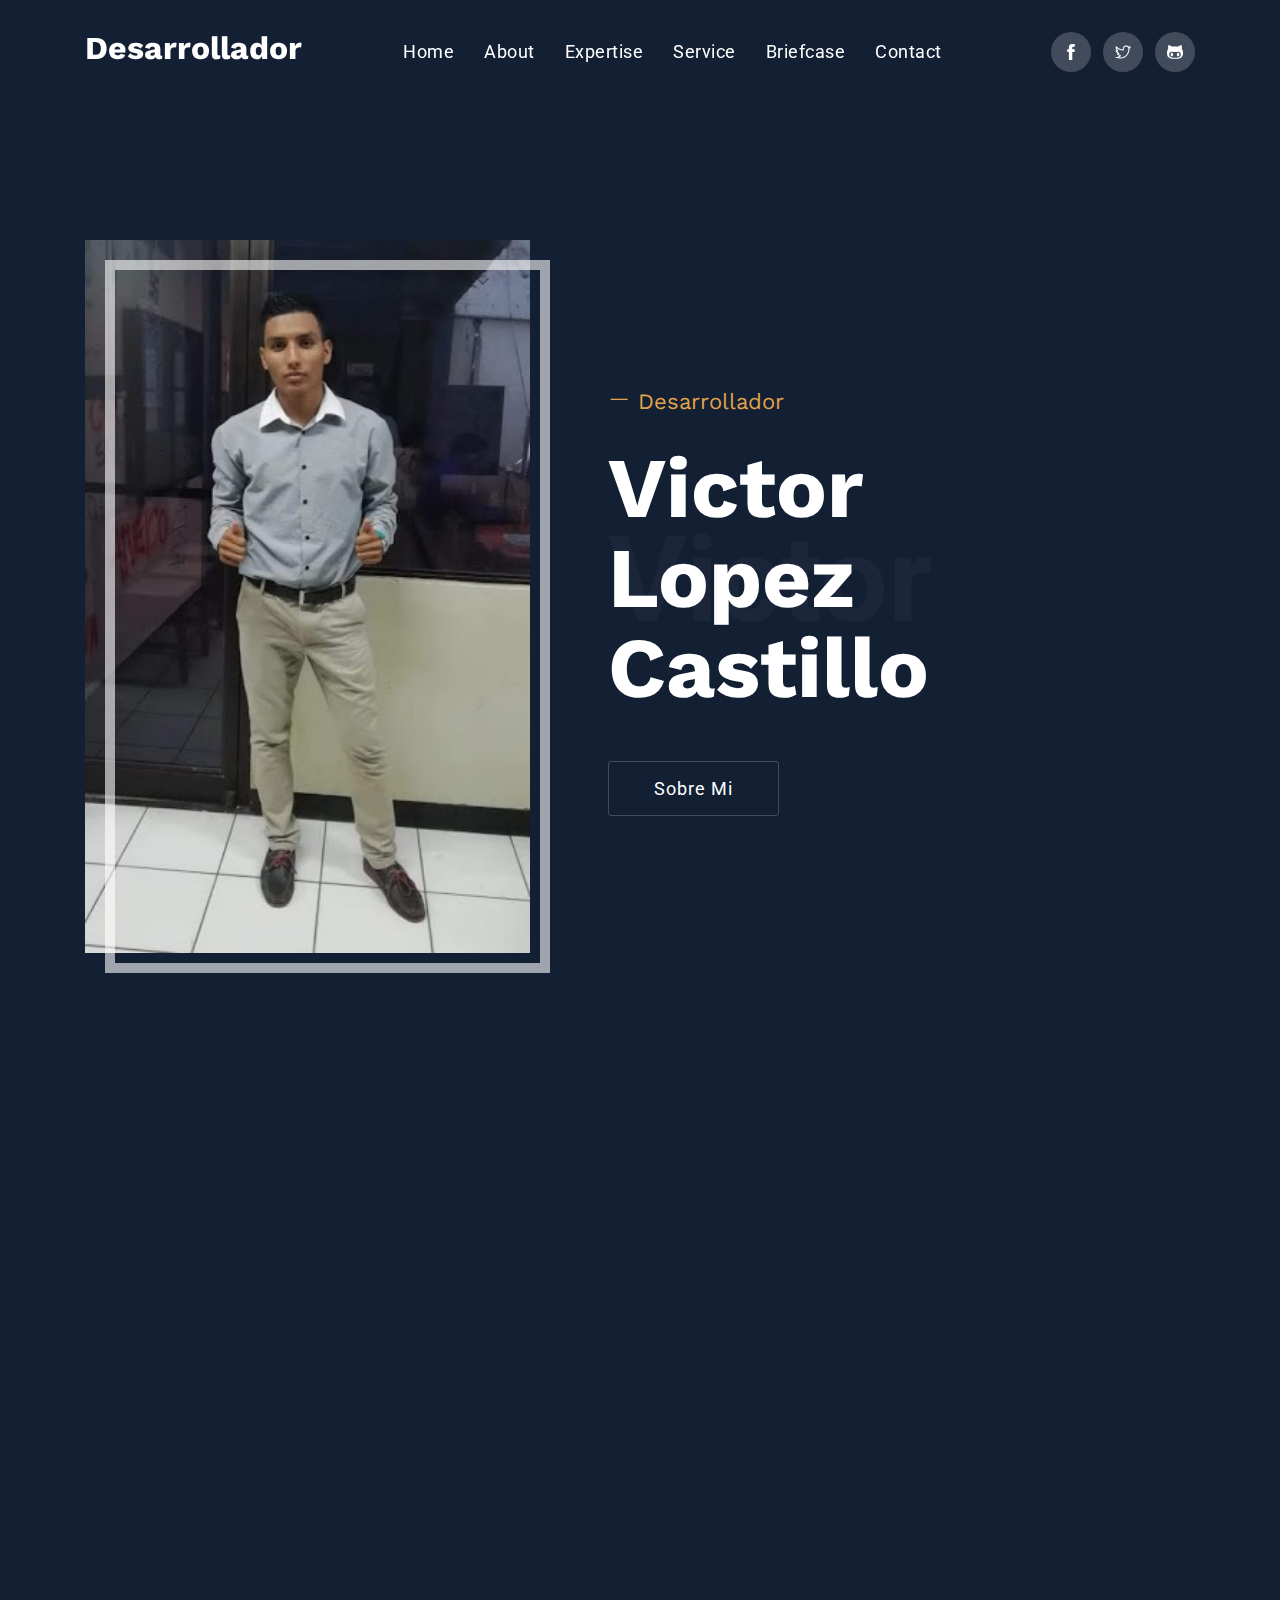
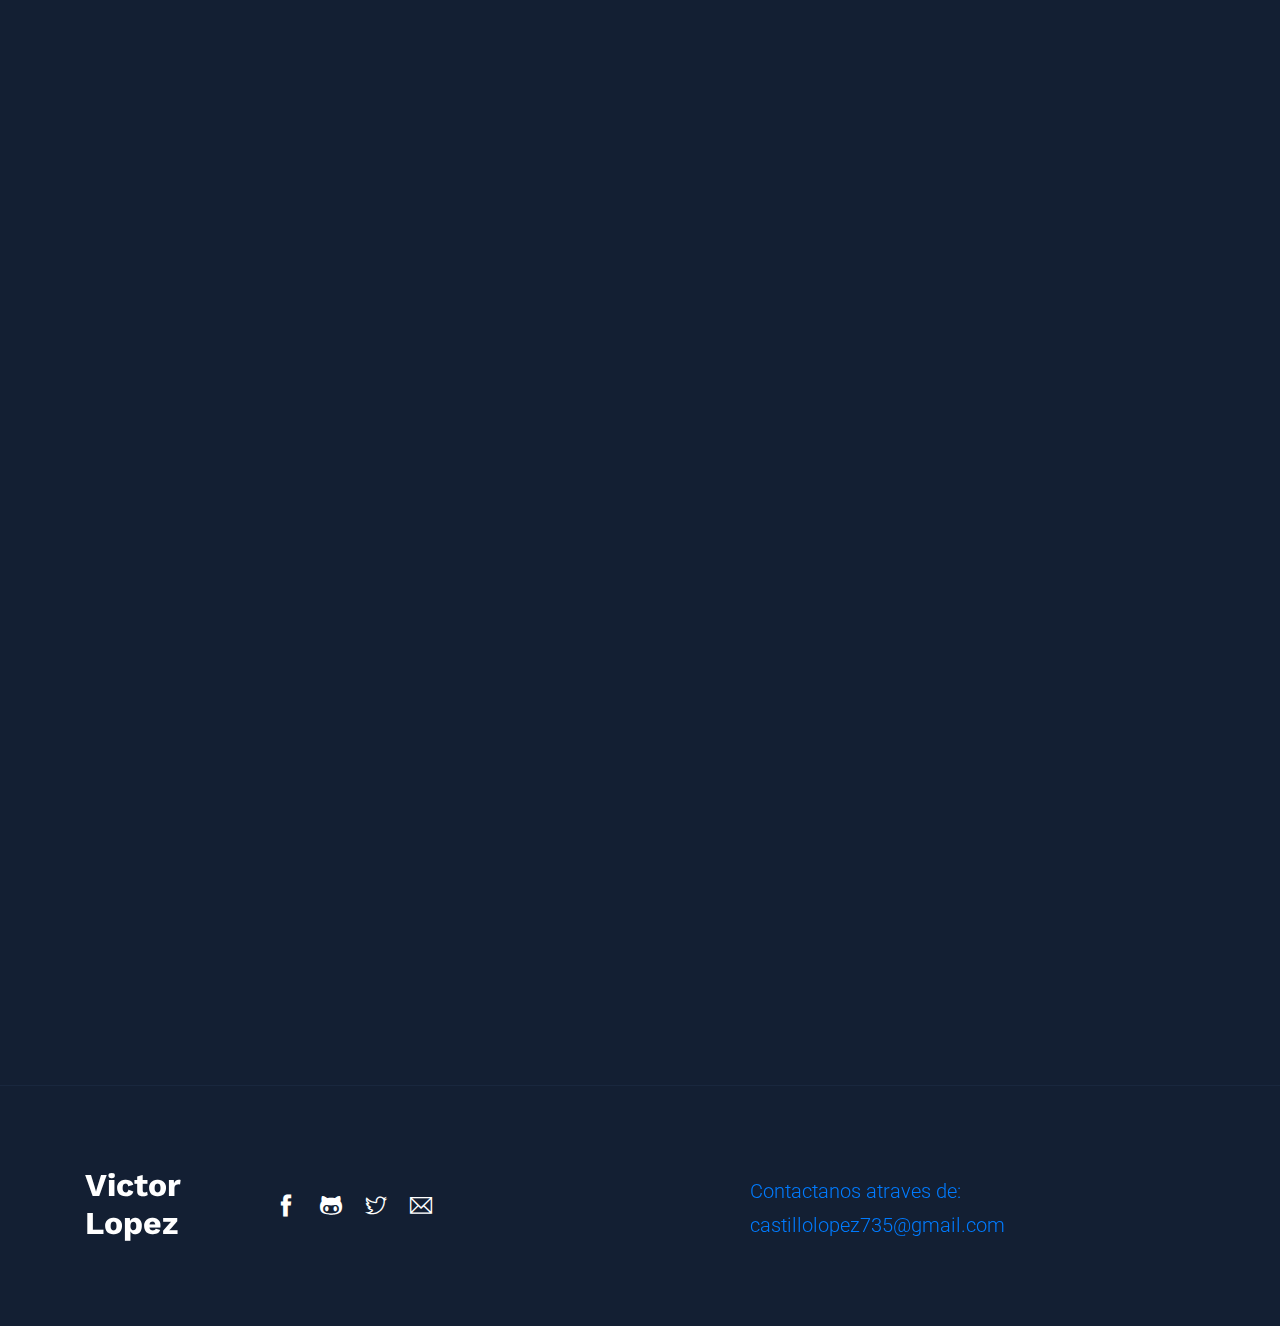
<file: index.html>
<!DOCTYPE html>
<html lang="zxx">
<head>
  <meta http-equiv="Content-Type" content="text/html; charset=UTF-8">
  <meta name="description" content="portfolio,creative,business,company,agency,multipurpose,modern,bootstrap4">
  
  <meta name="author" content="themeturn.com">

  <title>Victor Joaquin Lopez Castillo | Programador</title>

  <!-- Mobile Specific Meta-->
  <meta name="viewport" content="width=device-width, initial-scale=1">
  <!-- bootstrap.min css -->
  <link rel="stylesheet" href="plugins/bootstrap/css/bootstrap.min.css">
  <!-- Themeify Icon Css -->
  <link rel="stylesheet" href="plugins/themify/css/themify-icons.css">
  <!-- animate.css -->
  <link rel="stylesheet" href="plugins/animate-css/animate.css">
  <link rel="stylesheet" href="plugins/aos/aos.css">
  <!-- owl carousel -->
  <link rel="stylesheet" href="plugins/owl/assets/owl.carousel.min.css">
  <link rel="stylesheet" href="plugins/owl/assets/owl.theme.default.min.css" >
  <!-- Slick slider CSS -->
  <link rel="stylesheet" href="plugins/slick-carousel/slick/slick.css">
  <link rel="stylesheet" href="plugins/slick-carousel/slick/slick-theme.css">

  <!-- Main Stylesheet -->
  <link rel="stylesheet" href="css/style.css">

</head>

<body class="portfolio" id="top">


<!-- Navigation start -->
<!-- Header Start --> 

<nav class="navbar navbar-expand-lg bg-transprent py-4 fixed-top navigation" id="navbar">
	<div class="container">
	  <a class="navbar-brand" href="index.html">
	  	<h2 class="logo">Desarrollador</h2>
	  </a>
	  <button class="navbar-toggler" type="button" data-toggle="collapse" data-target="#navbarsExample09" aria-controls="navbarsExample09" aria-expanded="false" aria-label="Toggle navigation">
		<span class="ti-view-list"></span>
	  </button>
  
	  <div class="collapse navbar-collapse text-center" id="navbarsExample09">
			<ul class="navbar-nav mx-auto">
			  <li class="nav-item active">
				<a class="nav-link" href="index.html">Home <span class="sr-only">(current)</span></a>
			  </li>
			   <li class="nav-item"><a class="nav-link smoth-scroll" href="#about">About</a></li>
			   <li class="nav-item"><a class="nav-link smoth-scroll" href="#skillbar">Expertise</a></li>
			   <li class="nav-item"><a class="nav-link smoth-scroll" href="#service">Service</a></li>
			   <li class="nav-item"><a class="nav-link smoth-scroll" href="#portfolio">Briefcase</a></li>
			   <!--<li class="nav-item"><a class="nav-link smoth-scroll" href="#blog">Blog</a></li>-->
			   <li class="nav-item"><a class="nav-link smoth-scroll" href="#contact">Contact</a></li>
			</ul>

		  	<ul class="list-inline mb-0 ml-lg-4 nav-social">
			  	<li class="list-inline-item"><a href="https://www.facebook.com/profile.php?id=100006933391613"><i class="ti-facebook"></i></a></li>
			  	<li class="list-inline-item"><a href="https://twitter.com/victor_lopz21"><i class="ti-twitter"></i></a></li>
			  	<li class="list-inline-item"><a href="https://github.com/victorLopz"><i class="ti-github"></i></a></li>
		  	</ul>
	  </div>
	</div>
</nav>


<!-- Navigation End -->

<!-- Banner start -->

<!-- Slider Start -->
<section class="slider py-7 ">
	<div class="container">
		<div class="row align-items-center">
			<div class="col-lg-5 col-sm-12 col-12 col-md-5">
				<div class="slider-img position-relative">
					<img src="images/portfolio/presentacion.jpg" alt="" class="img-fluid w-100">
				</div>
			</div>

			<div class="col-lg-6 col-12 col-md-7">
				<div class="ml-5 position-relative mt-5 mt-lg-0">
					<span class="head-trans">Victor</span>
					<h1 class="font-weight-normal text-color text-md"><i class="ti-minus mr-2"></i>Desarrollador</h1>
					<h2 class="mt-3 text-lg mb-3 text-capitalize">Victor Lopez Castillo</h2>
					<p class="animated fadeInUp lead mt-4 mb-5 text-white-50 lh-35"></p>
					<a href="#about" class="btn btn-solid-border">Sobre mi</a>
				</div>
			</div>
		</div>
	</div>
</section>
<!-- Banner End -->

<!-- About start -->
<section class="section" id="about" data-aos="fade-up">
	<div class="container">
		<div class="row">
			<div class="col-lg-6 col-md-6">
				<div class="row">
					<div class="col-lg-4">
						<h2><i class="ti-minus"></i>Perfil</h2>
					</div>
					<div class="col-lg-8">
						<p class="text-white-50 text-md">¡Hola! Soy<span class="text-white"> Victor Lopez</span> un <span class="text-white">Diseñador y Programador </span> autodidacta <span class="text-white"></span> con muy alto deseo de superacion personal</p>
						<p class="text-white-50 text-md"> Trabajo arduamente en la programacion. Trabajo para ofrecer las mejores <span class="text-white">soluciones posibles</span> conforme a sus necesidades.</p>
					</div>

				</div>
			</div>
			<div class="col-lg-6 mt-5 mt-lg-0 mt-md-0 col-md-6">
				<div class="row">
					<div class="col-lg-3">
						<h2><i class="ti-minus"></i>Skills</h2>
					</div>
					<div class="col-lg-9 pl-5">
						<p class="text-white-50 text-md">
							Desarrollador autodidacta dispuesto a superar cualquier reto con cualquier tipo de Framework que se imponga.
						</p>

						<ul class="list-unstyled lh-45">
							<li> <i class="ti-check mr-3 text-color"></i><span class="text-white-50">Diseño Web</span> - HTML/CSS/REACTJS</li>
						    <li><i class="ti-check mr-3 text-color"></i><span class="text-white-50">Diseño Grafico </span> - UI/UX</li>
						    <li><i class="ti-check mr-3 text-color"></i><span class="text-white-50">Web Development</span> - JS/PHP/LARAVEL</li>
						    <li><i class="ti-check mr-3 text-color"></i><span class="text-white-50">Application Dev</span> - ANDROID/ IOS</li>
						</ul>
					</div>
				</div>
			</div>
		</div>

		
	</div>
</section>
<!-- About End -->

<!-- Skills start -->
<section class="section bg-gray" id="skillbar" data-aos="fade-up">
	<div class="container">
		<div class="row justify-content-center">
			<div class="col-lg-8">
				<div class="section-title text-center">
					<span class="text-color mb-0 text-uppercase letter-spacing text-sm"><i class="ti-minus mr-2"></i>Skills Set</span>
					<h2 class="title">Desarrollo</h2>
				</div>
			</div>
		</div>
		<div class="row">
			<div class="col-lg-6 col-md-6">
				<div class="skill-bar mb-4 mb-lg-0">
					<div class="mb-4 text-right"><h4 class="font-weight-normal">Html/Css </h4></div>
					<div class="progress">
						<div class="progress-bar" data-percent="80">
							<span class="percent-text"><span class="count">80</span>%</span>
						</div>
					</div>
				</div>
			</div>
			<div class="col-lg-6 col-md-6">
				<div class="skill-bar mb-4 mb-lg-0">
					<div class="mb-4 text-right"><h4 class="font-weight-normal">JS/PHP</h4></div>
					<div class="progress">
						<div class="progress-bar" data-percent="95">
							<span class="percent-text"><span class="count">95</span>%</span>
						</div>
					</div>
				</div>
			</div>

			<div class="col-lg-6 col-md-6">
				<div class="skill-bar mb-4 mb-lg-0">
					<div class="mb-4 text-right"><h4 class="font-weight-normal">ReactJS/ TypeScript </h4></div>
					<div class="progress">
						<div class="progress-bar" data-percent="70">
							<span class="percent-text"><span class="count">70</span>%</span>
						</div>
					</div>
				</div>
			</div>
			<div class="col-lg-6 col-md-6">
				<div class="skill-bar mb-4 mb-lg-0">
					<div class="mb-4 text-right"><h4 class="font-weight-normal">C# | Unity</h4></div>
					<div class="progress">
						<div class="progress-bar" data-percent="50">
							<span class="percent-text"><span class="count">50</span>%</span>
						</div>
					</div>
				</div>
			</div>
			<div class="col-lg-6 col-md-6">
				<div class="skill-bar mb-4 mb-lg-0">
					<div class=" mb-4 text-right"><h4 class="font-weight-normal">Java</h4></div>
					<div class="progress">
						<div class="progress-bar" data-percent="90">
							<span class="percent-text"><span class="count">90</span>%</span>
						</div>
					</div>
				</div>
			</div>
			<div class="col-lg-6 col-md-6">
				<div class="skill-bar mb-4 mb-lg-0">
					<div class=" mb-4 text-right"><h4 class="font-weight-normal">Android Studio</h4></div>
					<div class="progress">
						<div class="progress-bar" data-percent="82">
							<span class="percent-text"><span class="count">82</span>%</span>
						</div>
					</div>
				</div>
			</div>
		</div>
	</div>
</section>	

<!-- Skills End -->

<!-- Service start -->
<section class="section bg-gray" id="service" data-aos="fade-up">
	<div class="container">
		<div class="row justify-content-center">
			<div class="col-lg-8">
				<div class="section-title text-center">
					<h2 class="title">Servicios</h2>
				</div>
			</div>
		</div>

		<div class="row no-gutters">
			<div class="col-lg-4 col-md-6">
				<div class="card p-5 rounded-0">
					<i class="ti-layers text-lg-2 text-muted"></i>
					<h3 class="my-4 text-capitalize">Diseño gráfico</h3>
					<p>Como Diseñador tenemos varias herramientas que nos facilitan el alcance de diagramas y logotipos de modelados 3D</p>
				</div>
			</div>
			<div class="col-lg-4 col-md-6">
				<div class="card p-5 rounded-0">
					<i class="ti-layout text-lg-2 text-muted"></i>
					<h3 class="my-4 text-capitalize">Front End Desing</h3>
					<p>El diseño con el Front End es muy importante ya que es la vista del usuario, donde se refleja la información del Cliente
					</p>
				</div>
			</div>
			<div class="col-lg-4 col-md-6">
				<div class="card  p-5 rounded-0">
					<i class="ti-desktop text-lg-2 text-muted"></i>
					<h3 class="my-4 text-capitalize">Back End</h3>
					<p>Nos Garantizamos de usar las mejores herramientas para trabajar un Back limpio y MVC donde podamos optimizar el rendimiento del software</p>
				</div>
			</div>
		</div>

		<div class="row align-items-center mt-5" data-aos="fade-up">
			<div class="col-lg-6 mt-5">
				<h2 class="mb-5 text-lg-2 text-white-50">Vamos a<span class="text-white"> Trabajar Juntos</span> en su Nuevo Proyecto </h2>
			</div>
			<div class="col-lg-4 ml-auto text-right">
				<a href="#contact" class="btn btn-main text-white smoth-scroll">Contratame...</a>
			</div>
		</div>
	</div>
</section>
<!-- Service End -->

<!-- Portfolio start -->
<section class="section" id="portfolio" data-aos="fade-up">
	<div class="container">
		<div class="row justify-content-center">
			<div class="col-lg-8">
				<div class="section-title text-center">
					<span class="text-color mb-0 text-uppercase letter-spacing text-sm"><i class="ti-minus"></i>Trabajos</span>
					<h2 class="title">Portafolio</h2>
				</div>
			</div>
		</div>
	</div>

	<div class="container-fluid">
		<div class="row">
			<div class="post_gallery owl-carousel owl-theme">
				<div class="item">
					<div class="portfolio-item position-relative">
						<img src="images/portfolio/inicio.png" alt="" class="img-fluid">
						<div class="portoflio-item-overlay">
							<a href="portfolio-single.html"><i class="ti-plus"></i></a>
						</div>
					</div>
					<div class="text mt-3">
						<h4 class="mb-1 text-capitalize">Sistema de Control de Entradas y Salida</h4>
						<p class="text-uppercase letter-spacing text-sm">Java</p>
					</div>
				</div>

				<div class="item">
					<div class="portfolio-item position-relative">
						<img src="images/portfolio/descarga.jpg" alt="" class="img-fluid">

						<div class="portoflio-item-overlay">
							<a href="Realidada-VR.html"><i class="ti-plus"></i></a>
						</div>
					</div>
					<div class="text mt-3">
						<h4 class="mb-1 text-capitalize">VR Anatomia</h4>
						<p class="text-uppercase letter-spacing text-sm">Android</p>
					</div>
				</div>
				<div class="item">
					<div class="portfolio-item position-relative">
						<img src="images/portfolio/oculus.jpg" alt="" class="img-fluid">

						<div class="portoflio-item-overlay">
							<a href="oculus.html"><i class="ti-plus"></i></a>
						</div>
					</div>
					<div class="text mt-3">
						<h4 class="mb-1 text-capitalize">Projectos Oculus</h4>
						<p class="text-uppercase letter-spacing text-sm">Unity</p>
					</div>
				</div>
			</div>
		</div>
	</div>
</section>
<!-- Portfolio End -->

<!-- Footer start -->
<footer class="footer border-top-1", id= "contact">
	<div class="container">
		<div class="row align-items-center text-center text-lg-left">
			<div class="col-lg-2">
				<h2 class="logo mb-4">Victor Lopez</h2>
			</div>

			<div class="col-lg-5">
				<ul class="list-inline footer-socials ">
					<li class="list-inline-item"><a href="https://www.facebook.com/profile.php?id=100006933391613"><i class="ti-facebook"></i></a></li>
					<li class="list-inline-item"><a href="https://github.com/victorLopz"><i class="ti-github"></i></a></li>
					<li class="list-inline-item"><a href="https://twitter.com/victor_lopz21"><i class="ti-twitter"></i></a></li>
					<li class="list-inline-item"><a data-toggle="modal" data-target="#whatsapp"><i class="ti-email"></i></a></li>
				</ul>
			</div>
			<!-- fooeter start -->
			<div class="col-lg-5">
				<p class="lead"><span class="text-color"><a href="mailto:castillolopez735@gmail.com?Subject=Interesado%20en%20su%20Trabajo" target="_blank">Contactanos atraves de: castillolopez735@gmail.com</a></p>
				<a href="#top" class="backtop smoth-scroll"><i class="ti-angle-up"></i></a>
			</div>
			
		</div>
	</div>
</footer>
<!-- Footer End -->

<style>

/* bootstrap.min.css | file:///C:/Users/casti/Documents/VictorWeb/VictorWeb/plugins/bootstrap/css/bootstrap.min.css */

.modal-content {
  /* background-color: #fff; */
  background-color: #054640;
}

</style>


<!-- Modal -->
<div class="modal fade" id="whatsapp" tabindex="-1" role="dialog" aria-labelledby="exampleModalCenterTitle" aria-hidden="true">
	<div class="modal-dialog modal-dialog-centered" role="document">
	  <div class="modal-content">
		<div class="modal-header">
		  <center><h5 class="modal-title" id="exampleModalLongTitle">Envianos tu Whatsapp</h5></center>
		  <button type="button" class="close" data-dismiss="modal" aria-label="Close">
			<span aria-hidden="true">&times;</span>
		  </button>
		</div>
		<div class="modal-body">

			<form id="formulario" class="formulario">

				<div class="form-group">
					<label for="formGroupExampleInput">Escriba su Nombre y Apellido</label>
					<input type="text" class="form-control" id="nombre" placeholder="Nombre y Apellidos">
				  </div>
				  <div class="form-group">
					<label for="formGroupExampleInput2">Su Projecto es ?</label>
					<input type="text" class="form-control" id="apellidos" placeholder="Trabajemos Juntos">
				  </div>
				  <div class="form-group">
					<label for="formGroupExampleInput2">Escriba su Correo Electrónico</label>
					<input type="email" class="form-control" id="email" placeholder="example@gmail.com">
				  </div>
				  <center><button id="submit" type="submit" class="btn btn-success">Enviar WhatsApp</button></center>
				
			</form>

		</div>
	  </div>
	</div>
  </div>

    <!-- 
    Essential Scripts
    =====================================-->

    <!-- jQuery first, then Popper.js, then Bootstrap JS -->
    <!-- Main jQuery -->
    <script src="plugins/jquery/jquery.min.js"></script>
    <!-- Bootstrap 4.3.1 -->
    <script src="plugins/bootstrap/js/popper.js"></script>
    <script src="plugins/bootstrap/js/bootstrap.min.js"></script>
    <script src="plugins/nav/jquery.easing.1.3.html"></script>
    
    <!-- Slick Slider -->
    <script src="plugins/slick-carousel/slick/slick.min.js"></script>
    <script src="plugins/owl/owl.carousel.min.js"></script>
  
    <!-- Skill COunt -->
    <script src="plugins/counto/apear.js"></script>
    <script src="plugins/counto/counTo.js"></script>
    <!-- AOS Animation -->
    <script src="plugins/aos/aos.js"></script>
    
    <script src="js/script.js"></script>
    <script src="js/ajax-contact.html"></script>

  </body>

<script>
	function isMobile() {
		if (sessionStorage.desktop)
			return false;
		else if (localStorage.mobile)
			return true;
		var mobile = ['iphone', 'ipad', 'android', 'blackberry', 'nokia', 'opera mini', 'windows mobile', 'windows phone', 'iemobile'];
		for (var i in mobile)
			if (navigator.userAgent.toLowerCase().indexOf(mobile[i].toLowerCase()) > 0) return true;
		return false;
	}

const formulario = document.querySelector('#formulario');
const buttonSubmit = document.querySelector('#submit');
const urlDesktop = 'https://web.whatsapp.com/';
const urlMobile = 'whatsapp://';
const telefono = '+50589823811';

formulario.addEventListener('submit', (event) => {
    event.preventDefault()
    buttonSubmit.innerHTML = '<i class="fas fa-circle-notch fa-spin"></i>'
    buttonSubmit.disabled = true
    setTimeout(() => {
        let nombre = document.querySelector('#nombre').value
        let apellidos = document.querySelector('#apellidos').value
        let email = document.querySelector('#email').value
        let mensaje = 'send?phone=' + telefono + '&text=Hola, Pronto Hablaremos ¿Su nombre es?*%0A' + nombre + '%0A*¿Su projecto es?*%0A' + apellidos + '%0A*¿Su Email es?*%0A' + email + ''
        if(isMobile()) {
            window.open(urlMobile + mensaje, '_blank')
        }else{
            window.open(urlDesktop + mensaje, '_blank')
        }
        buttonSubmit.innerHTML = '<i class="fab fa-whatsapp"></i> Enviar WhatsApp'
        buttonSubmit.disabled = false
    }, 3000);
});

</script>
  
</html>
</file>
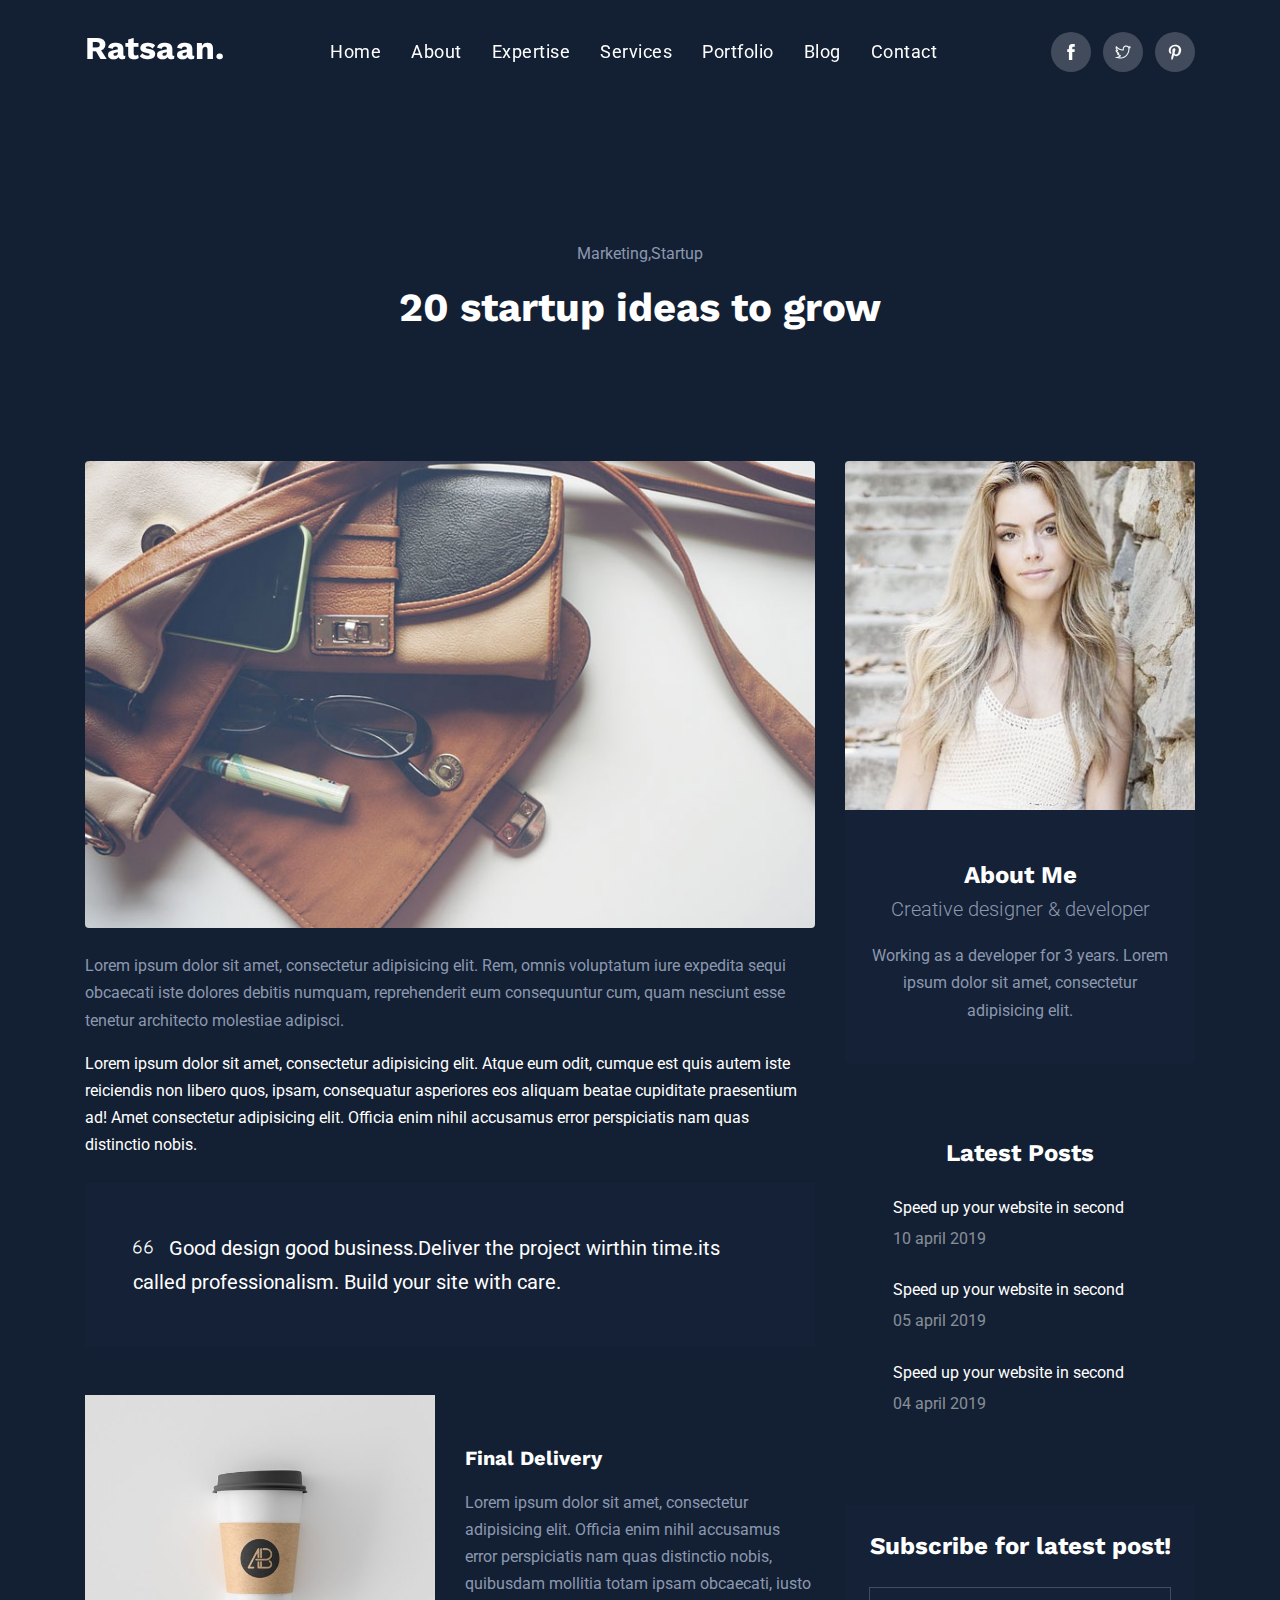
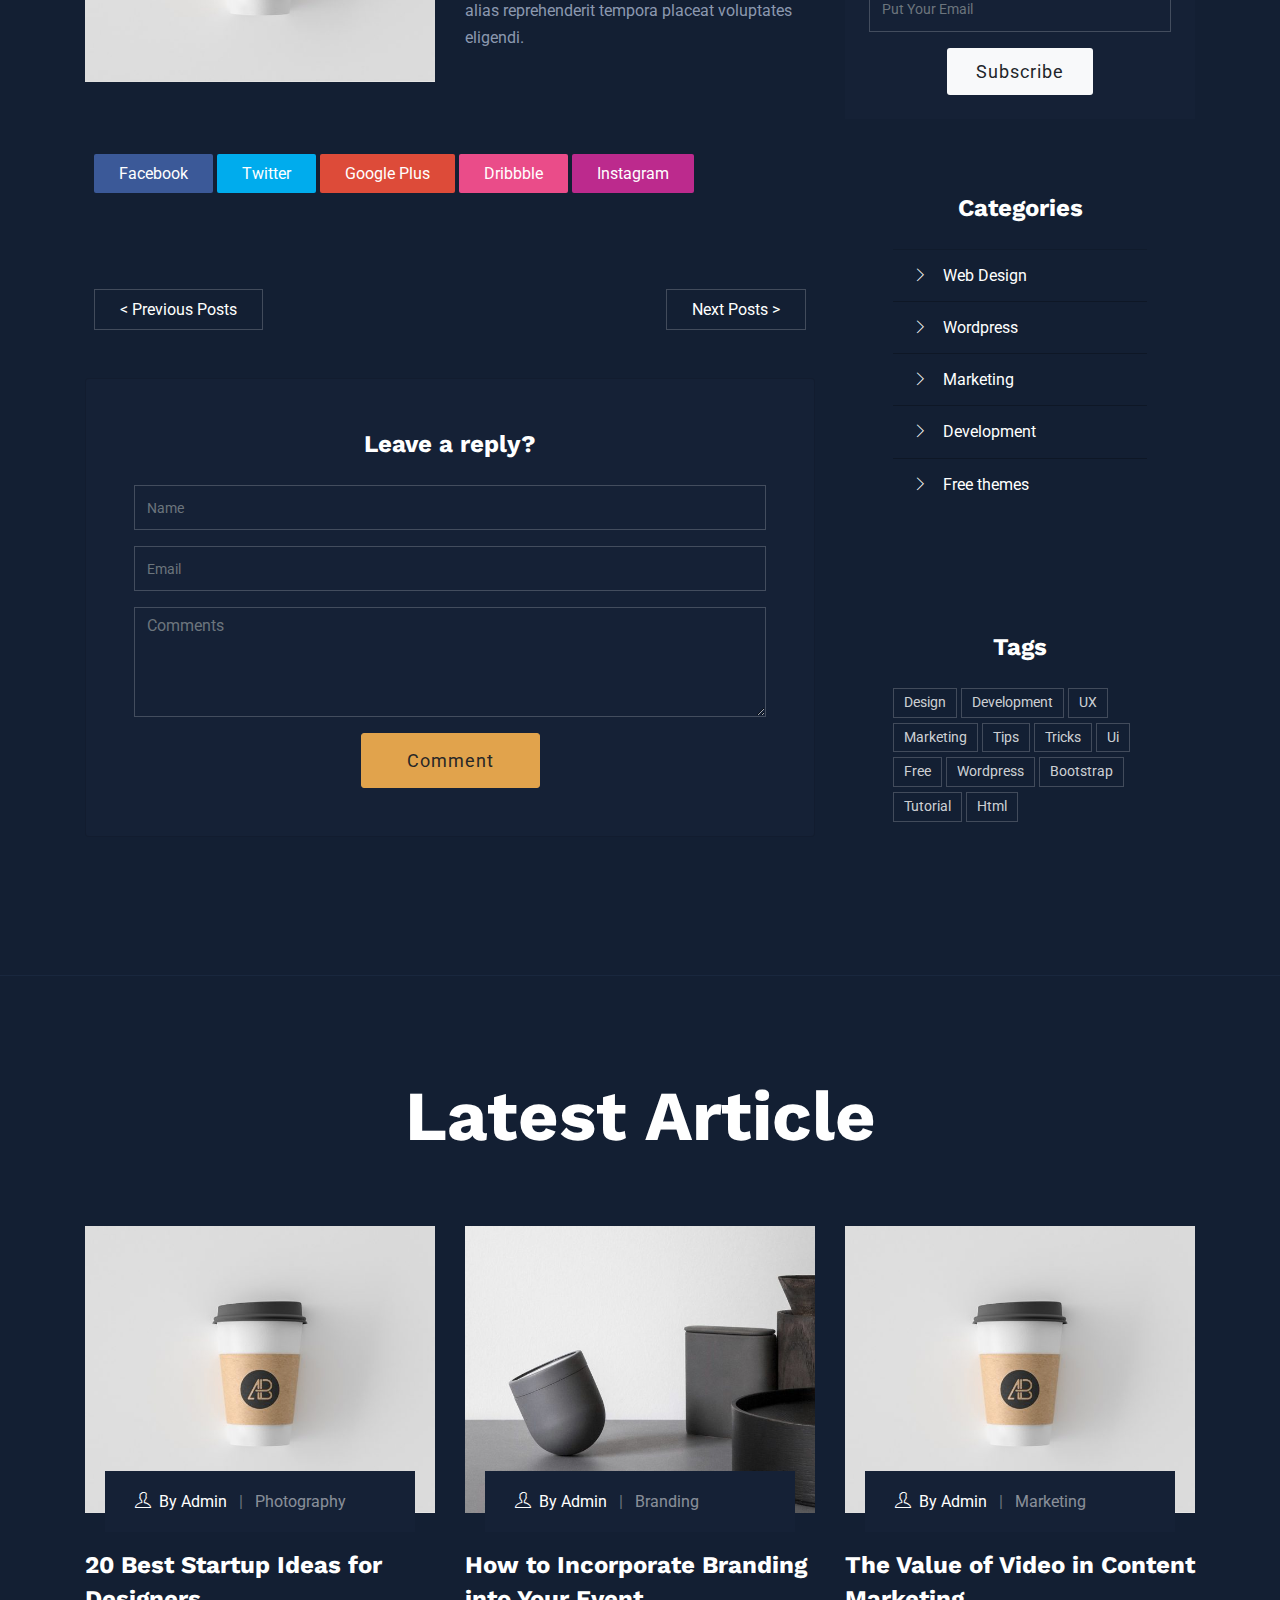
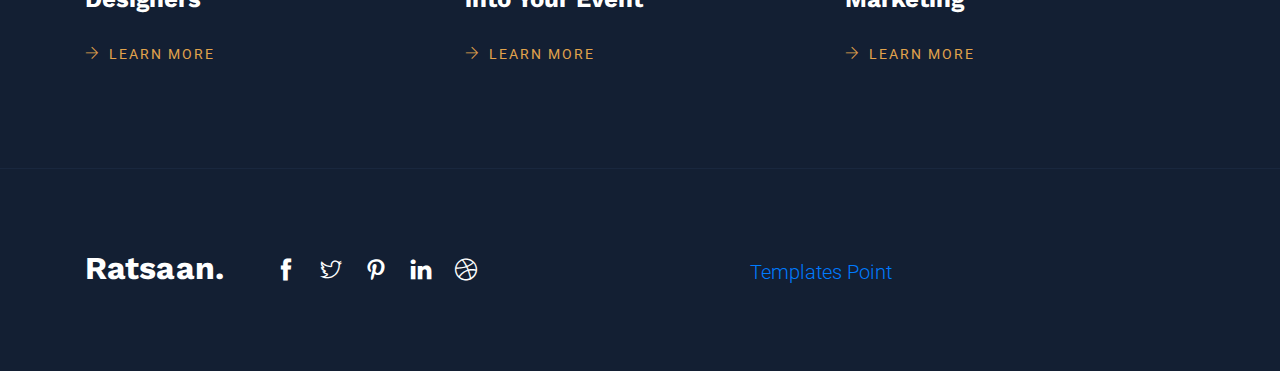
<file: blog-single.html>
<!DOCTYPE html>
<html lang="zxx">
<head>
  <meta http-equiv="Content-Type" content="text/html; charset=UTF-8">
  <meta name="description" content="portfolio,creative,business,company,agency,multipurpose,modern,bootstrap4">
  
  <meta name="author" content="themeturn.com">

  <title>Ratsaan| Creative portfolio template</title>

  <!-- Mobile Specific Meta-->
  <meta name="viewport" content="width=device-width, initial-scale=1">
  <!-- bootstrap.min css -->
  <link rel="stylesheet" href="plugins/bootstrap/css/bootstrap.min.css">
  <!-- Themeify Icon Css -->
  <link rel="stylesheet" href="plugins/themify/css/themify-icons.css">
  <!-- animate.css -->
  <link rel="stylesheet" href="plugins/animate-css/animate.css">
  <link rel="stylesheet" href="plugins/aos/aos.css">
  <!-- owl carousel -->
  <link rel="stylesheet" href="plugins/owl/assets/owl.carousel.min.css">
  <link rel="stylesheet" href="plugins/owl/assets/owl.theme.default.min.css" >
  <!-- Slick slider CSS -->
  <link rel="stylesheet" href="plugins/slick-carousel/slick/slick.css">
  <link rel="stylesheet" href="plugins/slick-carousel/slick/slick-theme.css">

  <!-- Main Stylesheet -->
  <link rel="stylesheet" href="css/style.css">

</head>

<body class="portfolio" id="top">

<!-- Header Start --> 

<nav class="navbar navbar-expand-lg bg-transprent py-4 fixed-top navigation" id="navbar">
	<div class="container">
	  <a class="navbar-brand" href="index-2.html">
	  	<h2 class="logo">Ratsaan.</h2>
	  </a>
	  <button class="navbar-toggler" type="button" data-toggle="collapse" data-target="#navbarsExample09" aria-controls="navbarsExample09" aria-expanded="false" aria-label="Toggle navigation">
		<span class="ti-view-list"></span>
	  </button>
  
	  <div class="collapse navbar-collapse text-center" id="navbarsExample09">
			<ul class="navbar-nav mx-auto">
			  <li class="nav-item active">
				<a class="nav-link" href="index-2.html">Home <span class="sr-only">(current)</span></a>
			  </li>
			   <li class="nav-item"><a class="nav-link smoth-scroll" href="index-2.html#about">About</a></li>
			   <li class="nav-item"><a class="nav-link smoth-scroll" href="index-2.html#skillbar">Expertise</a></li>
			   <li class="nav-item"><a class="nav-link smoth-scroll" href="index-2.html#service">Services</a></li>
			   <li class="nav-item"><a class="nav-link smoth-scroll" href="index-2.html#portfolio">portfolio</a></li>
			   <li class="nav-item"><a class="nav-link smoth-scroll" href="index-2.html#blog">Blog</a></li>
			   <li class="nav-item"><a class="nav-link smoth-scroll" href="index-2.html#contact">Contact</a></li>
			</ul>

		  	<ul class="list-inline mb-0 ml-lg-4 nav-social">
			  	<li class="list-inline-item"><a href="#"><i class="ti-facebook"></i></a></li>
			  	<li class="list-inline-item"><a href="#"><i class="ti-twitter"></i></a></li>
			  	<li class="list-inline-item"><a href="#"><i class="ti-pinterest"></i></a></li>
		  	</ul>
	  </div>
	</div>
</nav>


<section class="page-title">
  <div class="container">
    <div class="row justify-content-center">
      <div class="col-lg-8">
          <div class="page-title text-center">
             <p>Marketing,Startup</p>
              <h1>20 startup ideas to grow</h1>
          </div>
      </div>
    </div>
  </div>
</section>


<section class="section portfolio-single pt-0">
    <div class="container">
        <div class="row justify-content-center">
            <div class="col-lg-8 col-md-12">
                <img src="images/portfolio/b8.jpg" alt="" class="img-fluid rounded">

                <p class="mt-4 ">Lorem ipsum dolor sit amet, consectetur adipisicing elit. Rem, omnis voluptatum iure expedita sequi obcaecati iste dolores debitis numquam, reprehenderit eum consequuntur cum, quam nesciunt esse tenetur architecto molestiae adipisci.</p>

                Lorem ipsum dolor sit amet, consectetur adipisicing elit. Atque eum odit, cumque est quis autem iste reiciendis non libero quos, ipsam, consequatur asperiores eos aliquam beatae cupiditate praesentium ad! Amet consectetur adipisicing elit. Officia enim nihil accusamus error perspiciatis nam quas distinctio nobis.
                
                <blockquote class="blockquote bg-gray p-5 my-4">
                    <i class="ti-quote-left mr-3"></i>Good design good business.Deliver the project wirthin time.its called professionalism. Build your site with care.
                </blockquote>

                <div class="row mt-5">
                    <div class="col-lg-6">
                        <img src="images/portfolio/img1.jpg" alt="" class="img-fluid">
                    </div>
                    <div class="col-lg-6">
                        <h4 class="mt-5 mb-3">Final Delivery</h4>
                        <p>Lorem ipsum dolor sit amet, consectetur adipisicing elit. Officia enim nihil accusamus error perspiciatis nam quas distinctio nobis, quibusdam mollitia totam ipsam obcaecati, iusto alias reprehenderit tempora placeat voluptates eligendi.</p>
                    </div>
                </div>

                 <div class="row mt-5 p-4">
                   <div class="post-share">
                        <a href="#" class="facebook">Facebook</a>
                        <a href="#" class="twitter">Twitter</a>
                        <a href="#" class="googleplus">Google Plus</a>
                        <a href="#" class="dribbble">Dribbble</a>
                        <a href="#" class="instagram">Instagram</a>
                   </div>
                </div>

                 <div class="row align-items-center justify-content-between blog-navigation mt-5 p-4">
                    <a href="#">< Previous Posts</a>
                    <a href="#">Next Posts ></a>
                </div>
                <div class="card bg-gray p-5 mt-4">
                        <h3 class="text-center mb-4">Leave a reply?</h3>
                        <form action="#" class="comment-form">
                            <div class="form-group">
                                <input type="text" class="form-control bg-transparent" placeholder="Name">
                            </div>
                             <div class="form-group"> 
                                <input type="text" class="form-control  bg-transparent"  placeholder="Email">
                            </div>
                              <div class="form-group">
                                <textarea name="cmnt" id="cmnt" cols="30" rows="4" placeholder="Comments" class="form-control  bg-transparent"></textarea>
                            </div>
                            <div class="text-center">
                                <a href="#" class="btn btn-main">Comment</a>
                            </div>
                        </form>
                    </div>    

            </div>

            <div class="col-lg-4 col-md-6">
                <div class="blog-sidebar mt-5 mt-lg-0">
                    <div class="bg-gray rounded-bottom">
                        <img src="images/blog/author.jpg" alt="" class="img-fluid rounded-top w-100">
                        <div class="text-center p-4">
                            <h3 class="mt-4 mb-0">About Me</h3>
                            <p class="lead">Creative designer & developer</p>
                            <p>Working as a developer for 3 years. Lorem ipsum dolor sit amet, consectetur adipisicing elit.</p>
                        </div>
                    </div>

                     <div class="p-5 mt-4">
                        <h3 class="text-center mb-4">Latest Posts</h3>
                        <ul class="list-unstyled">
                            <li>
                                <a href="#" class="text-white d-block mb-1">Speed up your website in second</a>
                                <span class="text-white-50">10 april 2019</span>
                            </li>
                             <li class="my-4">
                                <a href="#" class="text-white d-block mb-1">Speed up your website in second</a>
                                <span class="text-white-50">05 april 2019</span>
                            </li>
                             <li>
                                <a href="#" class="text-white d-block mb-1">Speed up your website in second</a>
                                <span class="text-white-50">04 april 2019</span>
                            </li>

                        </ul>
                    </div>
                   
                    <div class="subscribe bg-gray p-4 mt-4">
                        <h3 class="text-center mb-4">Subscribe for latest post!</h3>
                        <input type="text" class="form-control bg-transparent mb-3" placeholder="Put Your Email">
                         <div class="text-center">
                             <a href="#" class="btn btn-light btn-small">Subscribe</a>
                         </div>
                    </div>

                    <div class="category p-5 mt-4">
                        <h3 class="text-center mb-4">Categories</h3>
                        <ul class="list-group list-group-flush bg-transparent">
                          <li class="list-group-item bg-transparent"><i class="ti-angle-right mr-3 text-sm"></i>Web Design</li>
                          <li class="list-group-item bg-transparent"><i class="ti-angle-right mr-3 text-sm"></i>Wordpress</li>
                          <li class="list-group-item bg-transparent"><i class="ti-angle-right mr-3 text-sm"></i>Marketing</li>
                          <li class="list-group-item bg-transparent"><i class="ti-angle-right mr-3 text-sm"></i>Development</li>
                          <li class="list-group-item bg-transparent"><i class="ti-angle-right mr-3 text-sm"></i>Free themes</li>
                        </ul>
                    </div>
                    <div class="tags p-5 mt-4">
                        <h3 class="text-center mb-4">Tags</h3>
                        <a href="#">Design</a>
                        <a href="#">Development</a>
                        <a href="#">UX</a>
                        <a href="#">Marketing</a>
                        <a href="#">Tips</a>
                        <a href="#">Tricks</a>
                        <a href="#">Ui</a>
                        <a href="#">Free</a>
                        <a href="#">Wordpress</a>
                        <a href="#">bootstrap</a>
                        <a href="#">Tutorial</a>
                        <a href="#">Html</a>
                    </div>

                </div>
            </div>
        </div>
    </div>
</section>

<section class="section border-top-1" id="blog">
	<div class="container">
		<div class="row justify-content-center">
			<div class="col-lg-8">
				<div class="section-title text-center">
					<h1 class="title">Latest article</h1>
				</div>
			</div>
		</div>

		<div class="row">
			<div class="col-lg-4 col-md-6">
				<div class="position-relative blog-item mb-5 mb-lg-0 ">
					<img src="images/blog/img1.jpg" alt="blog-1" class="img-fluid">

					<div class="blog-item-meta mb-3">
						<span><i class="ti-user mr-2"></i>by Admin</span>
						<span class="text-muted mx-2"> | </span>
						<span class="text-white-50">Photography</span>
					</div>

					<a href="blog-single.html"><h3 class="mb-4 ">20 Best Startup Ideas for Designers</h3></a>
					<a href="blog-single.html" class="learn-more text-uppercase text-sm"><i class="ti-arrow-right mr-2"></i>Learn more</a>
				</div>
			</div>
			<div class="col-lg-4 col-md-6">
				<div class="position-relative blog-item mb-5 mb-lg-0 ">
					<img src="images/blog/img3.jpg" alt="blog-1" class="img-fluid">

					<div class="blog-item-meta mb-3">
						<span><i class="ti-user mr-2"></i>by Admin</span>
						<span class="text-muted mx-2"> | </span>
						<span class="text-white-50">Branding</span>
					</div>

					<a href="blog-single.html"><h3 class="mb-4">How to Incorporate Branding into Your Event</h3></a>
					<a href="blog-single.html" class="learn-more text-uppercase text-sm"><i class="ti-arrow-right mr-2 show"></i>Learn more</a>
				</div>
			</div>
			<div class="col-lg-4 col-md-6">
				<div class="position-relative blog-item">
					<img src="images/blog/img1.jpg" alt="blog-1" class="img-fluid">

					<div class="blog-item-meta mb-3">
						<span><i class="ti-user mr-2"></i>by Admin</span>
						<span class="text-muted mx-2"> | </span>
						<span class="text-white-50">Marketing</span>
					</div>

					<a href="blog-single.html"><h3 class="mb-4 ">The Value of Video in Content Marketing</h3></a>
					<a href="blog-single.html" class="learn-more text-uppercase text-sm"><i class="ti-arrow-right mr-2"></i>Learn more</a>
				</div>
			</div>
		</div>
	</div>
</section>

<footer class="footer border-top-1">
	<div class="container">
		<div class="row align-items-center text-center text-lg-left">
			<div class="col-lg-2">
				<h2 class="logo mb-4">Ratsaan.</h2>
			</div>

			<div class="col-lg-5">
				<ul class="list-inline footer-socials ">
					<li class="list-inline-item"><a href="#"><i class="ti-facebook"></i></a></li>
					<li class="list-inline-item"><a href="#"><i class="ti-twitter"></i></a></li>
					<li class="list-inline-item"><a href="#"><i class="ti-pinterest"></i></a></li>
					<li class="list-inline-item"><a href="#"><i class="ti-linkedin"></i></a></li>
					<li class="list-inline-item"><a href="#"><i class="ti-dribbble"></i></a></li>
				</ul>
			</div>
			<div class="col-lg-5">
				<p class="lead"><span class="text-color"><a href="https://www.templatespoint.net" target="_blank">Templates Point</a></p>
				<a href="#top" class="backtop smoth-scroll"><i class="ti-angle-up"></i></a>
			</div>
		</div>
	</div>
</footer>

    <!-- 
    Essential Scripts
    =====================================-->

    <!-- jQuery first, then Popper.js, then Bootstrap JS -->
    <!-- Main jQuery -->
    <script src="plugins/jquery/jquery.min.js"></script>
    <!-- Bootstrap 4.3.1 -->
    <script src="plugins/bootstrap/js/popper.js"></script>
    <script src="plugins/bootstrap/js/bootstrap.min.js"></script>
    <script src="plugins/nav/jquery.easing.1.3.html"></script>
    
    <!-- Slick Slider -->
    <script src="plugins/slick-carousel/slick/slick.min.js"></script>
    <script src="plugins/owl/owl.carousel.min.js"></script>
  
    <!-- Skill COunt -->
    <script src="plugins/counto/apear.js"></script>
    <script src="plugins/counto/counTo.js"></script>
    <!-- AOS Animation -->
    <script src="plugins/aos/aos.js"></script>
    
    <script src="js/script.js"></script>
    <script src="js/ajax-contact.html"></script>

  </body>
</html>
</file>
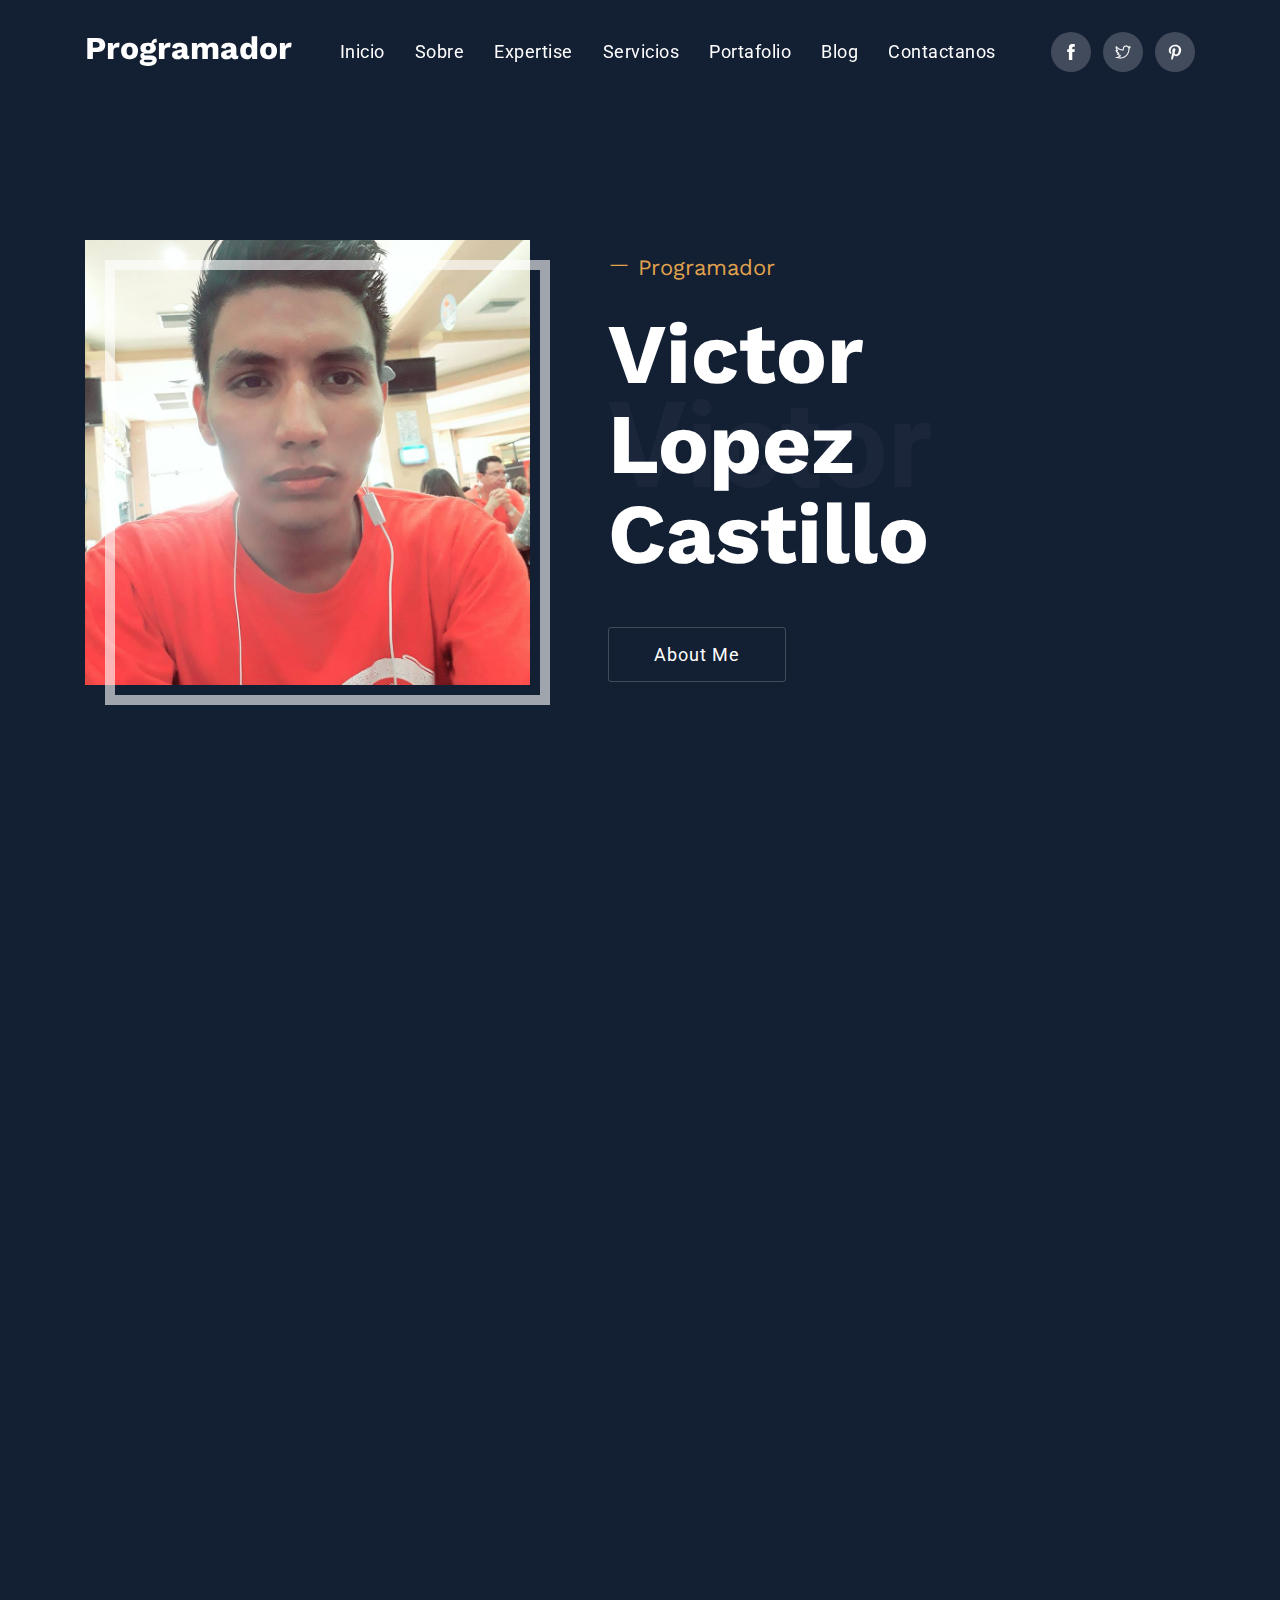
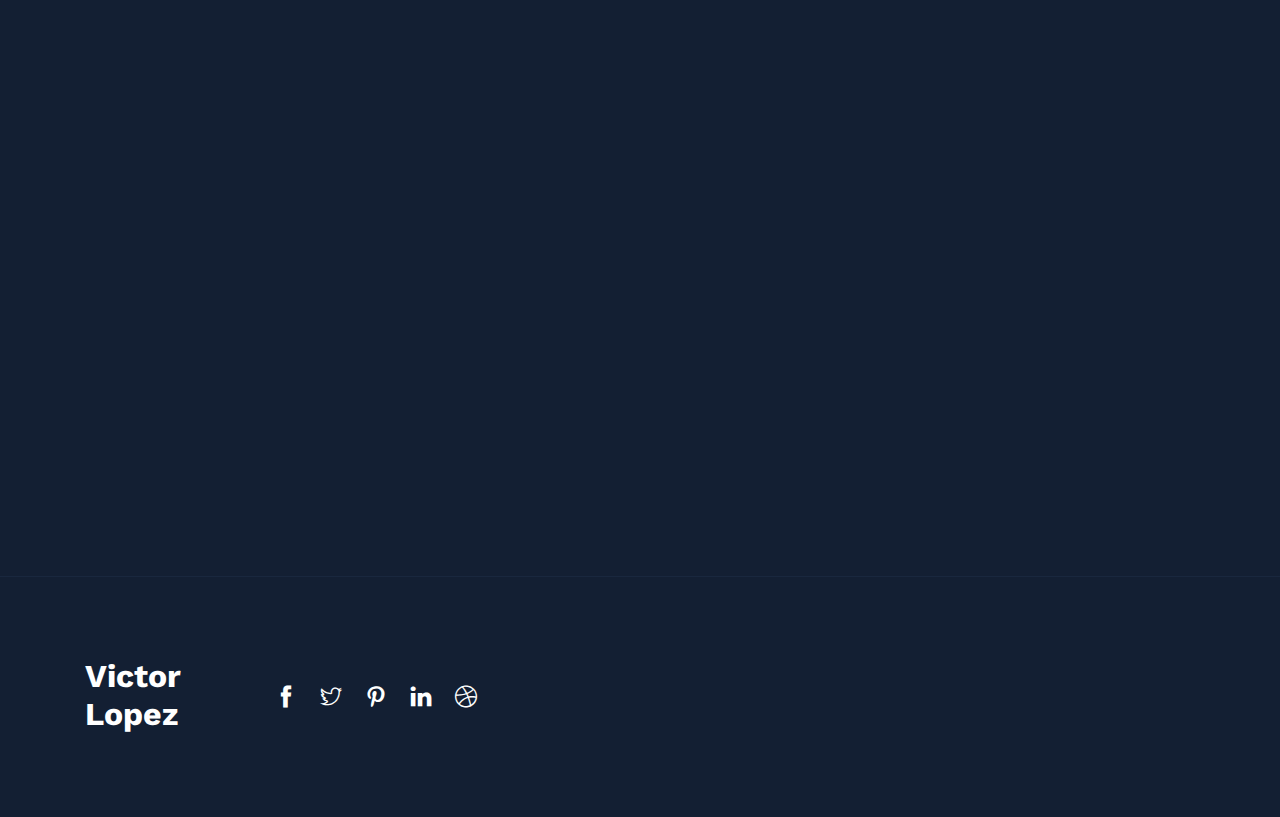
<file: index-2.html>
<!DOCTYPE html>
<html lang="zxx">
<head>
  <meta http-equiv="Content-Type" content="text/html; charset=UTF-8">
  <meta name="description" content="portfolio,creative,business,company,agency,multipurpose,modern,bootstrap4">
  
  <meta name="author" content="themeturn.com">

  <title>Victor Joaquin Lopez Castillo | Programador</title>

  <!-- Mobile Specific Meta-->
  <meta name="viewport" content="width=device-width, initial-scale=1">
  <!-- bootstrap.min css -->
  <link rel="stylesheet" href="plugins/bootstrap/css/bootstrap.min.css">
  <!-- Themeify Icon Css -->
  <link rel="stylesheet" href="plugins/themify/css/themify-icons.css">
  <!-- animate.css -->
  <link rel="stylesheet" href="plugins/animate-css/animate.css">
  <link rel="stylesheet" href="plugins/aos/aos.css">
  <!-- owl carousel -->
  <link rel="stylesheet" href="plugins/owl/assets/owl.carousel.min.css">
  <link rel="stylesheet" href="plugins/owl/assets/owl.theme.default.min.css" >
  <!-- Slick slider CSS -->
  <link rel="stylesheet" href="plugins/slick-carousel/slick/slick.css">
  <link rel="stylesheet" href="plugins/slick-carousel/slick/slick-theme.css">

  <!-- Main Stylesheet -->
  <link rel="stylesheet" href="css/style.css">

</head>

<body class="portfolio" id="top">


<!-- Navigation start -->
<!-- Header Start --> 

<nav class="navbar navbar-expand-lg bg-transprent py-4 fixed-top navigation" id="navbar">
	<div class="container">
	  <a class="navbar-brand" href="index-2.html">
	  	<h2 class="logo">Programador</h2>
	  </a>
	  <button class="navbar-toggler" type="button" data-toggle="collapse" data-target="#navbarsExample09" aria-controls="navbarsExample09" aria-expanded="false" aria-label="Toggle navigation">
		<span class="ti-view-list"></span>
	  </button>
  
	  <div class="collapse navbar-collapse text-center" id="navbarsExample09">
			<ul class="navbar-nav mx-auto">
			  <li class="nav-item active">
				<a class="nav-link" href="index-2.html">Inicio <span class="sr-only">(current)</span></a>
			  </li>
			   <li class="nav-item"><a class="nav-link smoth-scroll" href="#about">Sobre</a></li>
			   <li class="nav-item"><a class="nav-link smoth-scroll" href="#skillbar">Expertise</a></li>
			   <li class="nav-item"><a class="nav-link smoth-scroll" href="#service">Servicios</a></li>
			   <li class="nav-item"><a class="nav-link smoth-scroll" href="#portfolio">Portafolio</a></li>
			   <li class="nav-item"><a class="nav-link smoth-scroll" href="#blog">Blog</a></li>
			   <li class="nav-item"><a class="nav-link smoth-scroll" href="#contact">Contactanos</a></li>
			</ul>

		  	<ul class="list-inline mb-0 ml-lg-4 nav-social">
			  	<li class="list-inline-item"><a href="#"><i class="ti-facebook"></i></a></li>
			  	<li class="list-inline-item"><a href="#"><i class="ti-twitter"></i></a></li>
			  	<li class="list-inline-item"><a href="#"><i class="ti-pinterest"></i></a></li>
		  	</ul>
	  </div>
	</div>
</nav>


<!-- Navigation End -->

<!-- Banner start -->

<!-- Slider Start -->
<section class="slider py-7 ">
	<div class="container">
		<div class="row align-items-center">
			<div class="col-lg-5 col-sm-12 col-12 col-md-5">
				<div class="slider-img position-relative">
					<img src="images/about/perfil.jpg" alt="" class="img-fluid w-100">
				</div>
			</div>

			<div class="col-lg-6 col-12 col-md-7">
				<div class="ml-5 position-relative mt-5 mt-lg-0">
					<span class="head-trans">Victor</span>
					<h1 class="font-weight-normal text-color text-md"><i class="ti-minus mr-2"></i>Programador</h1>
					<h2 class="mt-3 text-lg mb-3 text-capitalize">Victor Lopez Castillo</h2>
					<p class="animated fadeInUp lead mt-4 mb-5 text-white-50 lh-35"></p>
					<a href="#about" class="btn btn-solid-border">About Me</a>
				</div>
			</div>
		</div>
	</div>
</section>
<!-- Banner End -->

<!-- About start -->
<section class="section" id="about" data-aos="fade-up">
	<div class="container">
		<div class="row">
			<div class="col-lg-6 col-md-6">
				<div class="row">
					<div class="col-lg-4">
						<h2><i class="ti-minus"></i>Perfil</h2>
					</div>
					<div class="col-lg-8">
						<p class="text-white-50 text-md">¡Hola! Soy<span class="text-white"> Victor Lopez</span> un <span class="text-white">Diseñador y Programador </span> autodidacata <span class="text-white"></span> con muy alto deseo de superacion personal</p>
						<p class="text-white-50 text-md"> Trabajo arduamente en la programacion. Trabajo para ofrecer las mejores <span class="text-white">soluciones posibles</span> conforme a sus necesidades.</p>
					</div>

				</div>
			</div>
			<div class="col-lg-6 mt-5 mt-lg-0 mt-md-0 col-md-6">
				<div class="row">
					<div class="col-lg-3">
						<h2><i class="ti-minus"></i>Skills</h2>
					</div>
					<div class="col-lg-9 pl-5">
						<p class="text-white-50 text-md">
							Sed ut perspiciatis unde omnis iste natus error sit voluptatem accusantium doloremque laudantium, totam rem aperiam.
						</p>

						<ul class="list-unstyled lh-45">
							<li> <i class="ti-check mr-3 text-color"></i><span class="text-white-50">Diseño Web</span> - HTML/CSS</li>
						    <li><i class="ti-check mr-3 text-color"></i><span class="text-white-50">Diseño Grafico </span> - UI/UX</li>
						    <li><i class="ti-check mr-3 text-color"></i><span class="text-white-50">Web Development</span> - WORDPRESS/PHP</li>
						    <li><i class="ti-check mr-3 text-color"></i><span class="text-white-50">Application Dev</span> - ANDROID/ IOS</li>
						</ul>
					</div>
				</div>
			</div>
		</div>

		
	</div>
</section>
<!-- About End -->

<!-- Skills start -->
<section class="section bg-gray" id="skillbar" data-aos="fade-up">
	<div class="container">
		<div class="row justify-content-center">
			<div class="col-lg-8">
				<div class="section-title text-center">
					<span class="text-color mb-0 text-uppercase letter-spacing text-sm"><i class="ti-minus mr-2"></i>Skills Set</span>
					<h2 class="title">Desarrollo</h2>
				</div>
			</div>
		</div>
		<div class="row">
			<div class="col-lg-6 col-md-6">
				<div class="skill-bar mb-4 mb-lg-0">
					<div class="mb-4 text-right"><h4 class="font-weight-normal">Html/Css </h4></div>
					<div class="progress">
						<div class="progress-bar" data-percent="80">
							<span class="percent-text"><span class="count">80</span>%</span>
						</div>
					</div>
				</div>
			</div>
			<div class="col-lg-6 col-md-6">
				<div class="skill-bar mb-4 mb-lg-0">
					<div class="mb-4 text-right"><h4 class="font-weight-normal">WordPress/PHP</h4></div>
					<div class="progress">
						<div class="progress-bar" data-percent="95">
							<span class="percent-text"><span class="count">95</span>%</span>
						</div>
					</div>
				</div>
			</div>

			<div class="col-lg-6 col-md-6">
				<div class="skill-bar mb-4 mb-lg-0">
					<div class="mb-4 text-right"><h4 class="font-weight-normal">Diseño Grafico </h4></div>
					<div class="progress">
						<div class="progress-bar" data-percent="70">
							<span class="percent-text"><span class="count">70</span>%</span>
						</div>
					</div>
				</div>
			</div>
			<div class="col-lg-6 col-md-6">
				<div class="skill-bar mb-4 mb-lg-0">
					<div class="mb-4 text-right"><h4 class="font-weight-normal">C# | Unity</h4></div>
					<div class="progress">
						<div class="progress-bar" data-percent="50">
							<span class="percent-text"><span class="count">50</span>%</span>
						</div>
					</div>
				</div>
			</div>
			<div class="col-lg-6 col-md-6">
				<div class="skill-bar mb-4 mb-lg-0">
					<div class=" mb-4 text-right"><h4 class="font-weight-normal">Java</h4></div>
					<div class="progress">
						<div class="progress-bar" data-percent="90">
							<span class="percent-text"><span class="count">90</span>%</span>
						</div>
					</div>
				</div>
			</div>
			<div class="col-lg-6 col-md-6">
				<div class="skill-bar mb-4 mb-lg-0">
					<div class=" mb-4 text-right"><h4 class="font-weight-normal">Android Studio</h4></div>
					<div class="progress">
						<div class="progress-bar" data-percent="82">
							<span class="percent-text"><span class="count">82</span>%</span>
						</div>
					</div>
				</div>
			</div>
		</div>
	</div>
</section>	

<!-- Skills End -->

<!-- Service start -->
<section class="section bg-gray" id="service" data-aos="fade-up">
	<div class="container">
		<div class="row justify-content-center">
			<div class="col-lg-8">
				<div class="section-title text-center">
					<h2 class="title">Servicios</h2>
				</div>
			</div>
		</div>

		<div class="row no-gutters">
			<div class="col-lg-4 col-md-6">
				<div class="card p-5 rounded-0">
					<i class="ti-layers text-lg-2 text-muted"></i>
					<h3 class="my-4 text-capitalize">Graphics Branding Design</h3>
					<p>It can change the way we feel about a company and the products & services they offer.</p>
				</div>
			</div>
			<div class="col-lg-4 col-md-6">
				<div class="card p-5 rounded-0">
					<i class="ti-layout text-lg-2 text-muted"></i>
					<h3 class="my-4 text-capitalize">Front End Design Development</h3>
					<p>It can change the way we feel about a company and the products & services they offer.</p>
				</div>
			</div>
			<div class="col-lg-4 col-md-6">
				<div class="card p-5 rounded-0">
					<i class="ti-stats-up text-lg-2 text-muted"></i>
					<h3 class="my-4 text-capitalize">Digital Content Marketing</h3>
					<p>It can change the way we feel about a company and the products & services they offer.</p>
				</div>
			</div>

			<div class="col-lg-4 col-md-6">
				<div class="card p-5 rounded-0">
					<i class="ti-android text-lg-2 text-muted"></i>
					<h3 class="my-4 text-capitalize">Application devlopment</h3>
					<p>It can change the way we feel about a company and the products & services they offer.</p>
				</div>
			</div>
			<div class="col-lg-4 col-md-6">
				<div class="card p-5 rounded-0">
					<i class="ti-camera text-lg-2 text-muted"></i>
					<h3 class="my-4 text-capitalize">Videography Photography</h3>
					<p>It can change the way we feel about a company and the products & services they offer.</p>
				</div>
			</div>
			<div class="col-lg-4 col-md-6">
				<div class="card  p-5 rounded-0">
					<i class="ti-desktop text-lg-2 text-muted"></i>
					<h3 class="my-4 text-capitalize">Wordpress Development</h3>
					<p>It can change the way we feel about a company and the products & services they offer.</p>
				</div>
			</div>
		</div>

		<div class="row align-items-center mt-5" data-aos="fade-up">
			<div class="col-lg-6 mt-5">
				<h2 class="mb-5 text-lg-2 text-white-50">Let's <span class="text-white">work together</span> on your next project </h2>
			</div>
			<div class="col-lg-4 ml-auto text-right">
				<a href="#contact" class="btn btn-main text-white smoth-scroll">Hire Me</a>
			</div>
		</div>
	</div>c
</section>
<!-- Service End -->

<!-- Portfolio start -->
<section class="section" id="portfolio" data-aos="fade-up">
	<div class="container">
		<div class="row justify-content-center">
			<div class="col-lg-8">
				<div class="section-title text-center">
					<span class="text-color mb-0 text-uppercase letter-spacing text-sm"><i class="ti-minus"></i>works</span>
					<h2 class="title">Portfolio</h2>
				</div>
			</div>
		</div>
	</div>

	<div class="container-fluid">
		<div class="row">
			<div class="post_gallery owl-carousel owl-theme">
				<div class="item">
					<div class="portfolio-item position-relative">
						<img src="images/portfolio/3.jpg" alt="" class="img-fluid">

						<div class="portoflio-item-overlay">
							<a href="portfolio-single.html"><i class="ti-plus"></i></a>
						</div>
					</div>
					<div class="text mt-3">
						<h4 class="mb-1 text-capitalize">Web development</h4>
						<p class="text-uppercase letter-spacing text-sm">wordpress</p>
					</div>
				</div>
				<div class="item">
					<div class="portfolio-item position-relative">
						<img src="images/portfolio/4.jpg" alt="" class="img-fluid">

						<div class="portoflio-item-overlay">
							<a href="portfolio-single.html"><i class="ti-plus"></i></a>
						</div>
					</div>
					<div class="text mt-3">
						<h4 class="mb-1 text-capitalize">Web development</h4>
						<p class="text-uppercase letter-spacing text-sm">wordpress</p>
					</div>
				</div>
				<div class="item">
					<div class="portfolio-item position-relative">
						<img src="images/portfolio/5.jpg" alt="" class="img-fluid">

						<div class="portoflio-item-overlay">
							<a href="portfolio-single.html"><i class="ti-plus"></i></a>
						</div>
					</div>
					<div class="text mt-3">
						<h4 class="mb-1 text-capitalize">Web development</h4>
						<p class="text-uppercase letter-spacing text-sm">wordpress</p>
					</div>
				</div>
				<div class="item">
					<div class="portfolio-item position-relative">
						<img src="images/portfolio/6.jpg" alt="" class="img-fluid">

						<div class="portoflio-item-overlay">
							<a href="portfolio-single.html"><i class="ti-plus"></i></a>
						</div>
					</div>
					<div class="text mt-3">
						<h4 class="mb-1 text-capitalize">Web development</h4>
						<p class="text-uppercase letter-spacing text-sm">wordpress</p>
					</div>
				</div>
				<div class="item">
					<div class="portfolio-item position-relative">
						<img src="images/portfolio/1.jpg" alt="" class="img-fluid">

						<div class="portoflio-item-overlay">
							<a href="portfolio-single.html"><i class="ti-plus"></i></a>
						</div>
					</div>
					<div class="text mt-3">
						<h4 class="mb-1 text-capitalize">Web development</h4>
						<p class="text-uppercase letter-spacing text-sm">wordpress</p>
					</div>
				</div>
				<div class="item">
					<div class="portfolio-item position-relative">
						<img src="images/portfolio/2.jpg" alt="" class="img-fluid">

						<div class="portoflio-item-overlay">
							<a href="portfolio-single.html"><i class="ti-plus"></i></a>
						</div>
					</div>
					<div class="text mt-3">
						<h4 class="mb-1 text-capitalize">Web development</h4>
						<p class="text-uppercase letter-spacing text-sm">wordpress</p>
					</div>
				</div>
			</div>
		</div>
	</div>
</section>
<!-- Portfolio End -->

<!-- Tetsimonial start -->
<section class="section testomionial" data-aos="fade-up">
	<div class="container">
		<div class="row">
			<div class="col-lg-8">
				<div class="section-title">
					<span class="text-color mb-0 text-uppercase letter-spacing text-sm"> <i class="ti-minus mr-2"></i>testimonial</span>
					<h1 class="title">What People Say About me</h1>
				</div>
			</div>
		</div>

		<div class="row justify-content-center">
			<div class="col-lg-10">
				<div class="testimonial-slider">
					<div class="testimonial-item position-relative">
						<i class="ti-quote-left text-white-50"></i>
						<div class="testimonial-content">
							<p class="text-md mt-3">They do this through collaboration between our strategists, designers and technologists.They craft beautiful and unique digital experiences.Unlimited power and customization possibilities.Pixel perfect design & clear code delivered to you.</p>

							<div class="media mt-5 align-items-center">
								<img src="images/about/2.jpg" alt="" class="img-fluid  rounded-circle align-self-center mr-4">
								<div class="media-body">
									<h3 class="mb-0">John Smith</h3>
									<span class="text-muted">Creative Designer</span>
								</div>
							</div>
						</div>
					</div>
					<div class="testimonial-item position-relative">
						<i class="ti-quote-left text-white-50"></i>
						<div class="testimonial-content">
							<p class="text-md mt-3">They do this through collaboration between our strategists, designers and technologists.They craft beautiful and unique digital experiences.Unlimited power and customization possibilities.Pixel perfect design & clear code delivered to you.</p>

							<div class="media mt-5 align-items-center">
								<img src="images/about/3.jpg" alt="" class="img-fluid  rounded-circle align-self-center mr-4">
								<div class="media-body">
									<h3 class="mb-0">Smith Austin</h3>
									<span class="text-muted">Developer</span>
								</div>
							</div>
						</div>
					</div>
					<div class="testimonial-item position-relative">
						<i class="ti-quote-left text-white-50"></i>
						<div class="testimonial-content">
							<p class="text-md mt-3">They do this through collaboration between our strategists, designers and technologists.They craft beautiful and unique digital experiences.Unlimited power and customization possibilities.Pixel perfect design & clear code delivered to you.</p>

							<div class="media mt-5 align-items-center">
								<img src="images/about/3.jpg" alt="" class="img-fluid  rounded-circle align-self-center mr-4">
								<div class="media-body">
									<h3 class="mb-0">Mike jack</h3>
									<span class="text-muted">Marketer</span>
								</div>
							</div>
						</div>
					</div>
				</div>
			</div>	
		</div>
	</div>
</section>
<!-- Tetsimonial End -->

<!-- Blog start -->
<section class="section border-top-1" id="blog" data-aos="fade-up">
	<div class="container">
		<div class="row justify-content-center">
			<div class="col-lg-8">
				<div class="section-title text-center">
					<span class="text-color mb-0 text-uppercase letter-spacing text-sm"> <i class="ti-minus mr-2"></i>blog news</span>
					<h1 class="title">Latest Article</h1>
				</div>
			</div>
		</div>

		<div class="row">
			<div class="col-lg-4 col-md-6">
				<div class="position-relative blog-item mb-5 mb-lg-0">
					<img src="images/blog/img1.jpg" alt="blog-1" class="img-fluid">

					<div class="blog-item-meta mb-3">
						<span><i class="ti-user mr-2"></i>by Admin</span>
						<span class="text-muted mx-2"> | </span>
						<span class="text-white-50">Photography</span>
					</div>

					<div class="pl-4">
						<a href="blog-single.html"><h3 class="mb-4 ">20 Best Startup Ideas for Designers</h3></a>

						<a href="blog-single.html" class="learn-more text-uppercase text-sm"><i class="ti-arrow-right mr-2"></i>Learn more</a>
					</div>
				</div>
			</div>
			<div class="col-lg-4 col-md-6">
				<div class="position-relative blog-item mb-5 mb-lg-0">
					<img src="images/blog/img3.jpg" alt="blog-1" class="img-fluid">

					<div class="blog-item-meta mb-3">
						<span><i class="ti-user mr-2"></i>by Admin</span>
						<span class="text-muted mx-2"> | </span>
						<span class="text-white-50">Branding</span>
					</div>
					<div class="pl-4">
						<a href="blog-single.html"><h3 class="mb-4">How to Incorporate Branding into Your Event</h3></a>

						<a href="blog-single.html" class="learn-more text-uppercase text-sm"><i class="ti-arrow-right mr-2 show"></i>Learn more</a>
					</div>
				</div>
			</div>
			<div class="col-lg-4 col-md-6">
				<div class="position-relative blog-item mb-5 mb-lg-0">
					<img src="images/blog/img1.jpg" alt="blog-1" class="img-fluid">

					<div class="blog-item-meta mb-3">
						<span><i class="ti-user mr-2"></i>by Admin</span>
						<span class="text-muted mx-2"> | </span>
						<span class="text-white-50">Marketing</span>
					</div>
					<div class="pl-4">
						<a href="blog-single.html"><h3 class="mb-4 ">The Value of Video in Content Marketing</h3></a>
						<a href="blog-single.html" class="learn-more text-uppercase text-sm"><i class="ti-arrow-right mr-2"></i>Learn more</a>
					</div>
				</div>
			</div>
		</div>
	</div>
</section>
<!-- Blog End -->

<!-- Contact start -->
<section class="section" id="contact" data-aos="fade-up">
	<div class="container">
		<div class="row justify-content-center">
			<div class="col-lg-8">
				<div class="section-title text-center">
					<span class="text-color mb-0 text-uppercase letter-spacing text-sm"> <i class="ti-minus mr-2"></i>Contactanos</span>
					<h1 class="title">Envianos tu peticion</h1>
				</div>
			</div>
		</div>

		<div class="row justify-content-center">
			<div class="col-lg-8">
					<form class="contact__form form-row contact-form" method="post" action="#" id="contactForm">
					 <div class="row">
                        <div class="col-12">
                            <div class="alert alert-success contact__msg" style="display: none" role="alert">
                                Your message was sent successfully.
                            </div>
                        </div>
                    </div>
					<div class="form-group col-lg-6 mb-5">
						<input type="text" id="name" name="name" class="form-control bg-transparent" placeholder="Tu nombre">
					</div>
					<div class="form-group col-lg-6 mb-5">
						<input type="text" name="email" id="email" class="form-control bg-transparent" placeholder="Tu EMAIL">
					</div>
					<div class="form-group col-lg-12 mb-5">
						<input type="text" name="subject" id="subject" class="form-control bg-transparent" placeholder="De:">
					</div>
					
					<div class="form-group col-lg-12 mb-5">
						<textarea id="message" name="message" cols="30" rows="6" class="form-control bg-transparent" placeholder="Escribe tu mensaje"></textarea>
						
						<div class="text-center">
							 <input class="btn btn-main text-white mt-5" id="submit" name="submit" type="submit" class="btn btn-hero" value="Enviar">
						</div>
					</div>
				</form>
			</div>
		</div>
	</div>
</section>
<!-- Contact End -->

<!-- Footer start -->
<footer class="footer border-top-1">
	<div class="container">
		<div class="row align-items-center text-center text-lg-left">
			<div class="col-lg-2">
				<h2 class="logo mb-4">Victor Lopez</h2>
			</div>

			<div class="col-lg-5">
				<ul class="list-inline footer-socials ">
					<li class="list-inline-item"><a href="#"><i class="ti-facebook"></i></a></li>
					<li class="list-inline-item"><a href="#"><i class="ti-twitter"></i></a></li>
					<li class="list-inline-item"><a href="#"><i class="ti-pinterest"></i></a></li>
					<li class="list-inline-item"><a href="#"><i class="ti-linkedin"></i></a></li>
					<li class="list-inline-item"><a href="#"><i class="ti-dribbble"></i></a></li>
				</ul>
			</div>
			<!--
			<div class="col-lg-5">
				<p class="lead"><span class="text-color"><a href="https://www.templatespoint.net" target="_blank">Templates Point</a></p>
				<a href="#top" class="backtop smoth-scroll"><i class="ti-angle-up"></i></a>
			</div>
			-->
		</div>
	</div>
</footer>
<!-- Footer End -->


    <!-- 
    Essential Scripts
    =====================================-->

    <!-- jQuery first, then Popper.js, then Bootstrap JS -->
    <!-- Main jQuery -->
    <script src="plugins/jquery/jquery.min.js"></script>
    <!-- Bootstrap 4.3.1 -->
    <script src="plugins/bootstrap/js/popper.js"></script>
    <script src="plugins/bootstrap/js/bootstrap.min.js"></script>
    <script src="plugins/nav/jquery.easing.1.3.html"></script>
    
    <!-- Slick Slider -->
    <script src="plugins/slick-carousel/slick/slick.min.js"></script>
    <script src="plugins/owl/owl.carousel.min.js"></script>
  
    <!-- Skill COunt -->
    <script src="plugins/counto/apear.js"></script>
    <script src="plugins/counto/counTo.js"></script>
    <!-- AOS Animation -->
    <script src="plugins/aos/aos.js"></script>
    
    <script src="js/script.js"></script>
    <script src="js/ajax-contact.html"></script>

  </body>
  
</html>
</file>
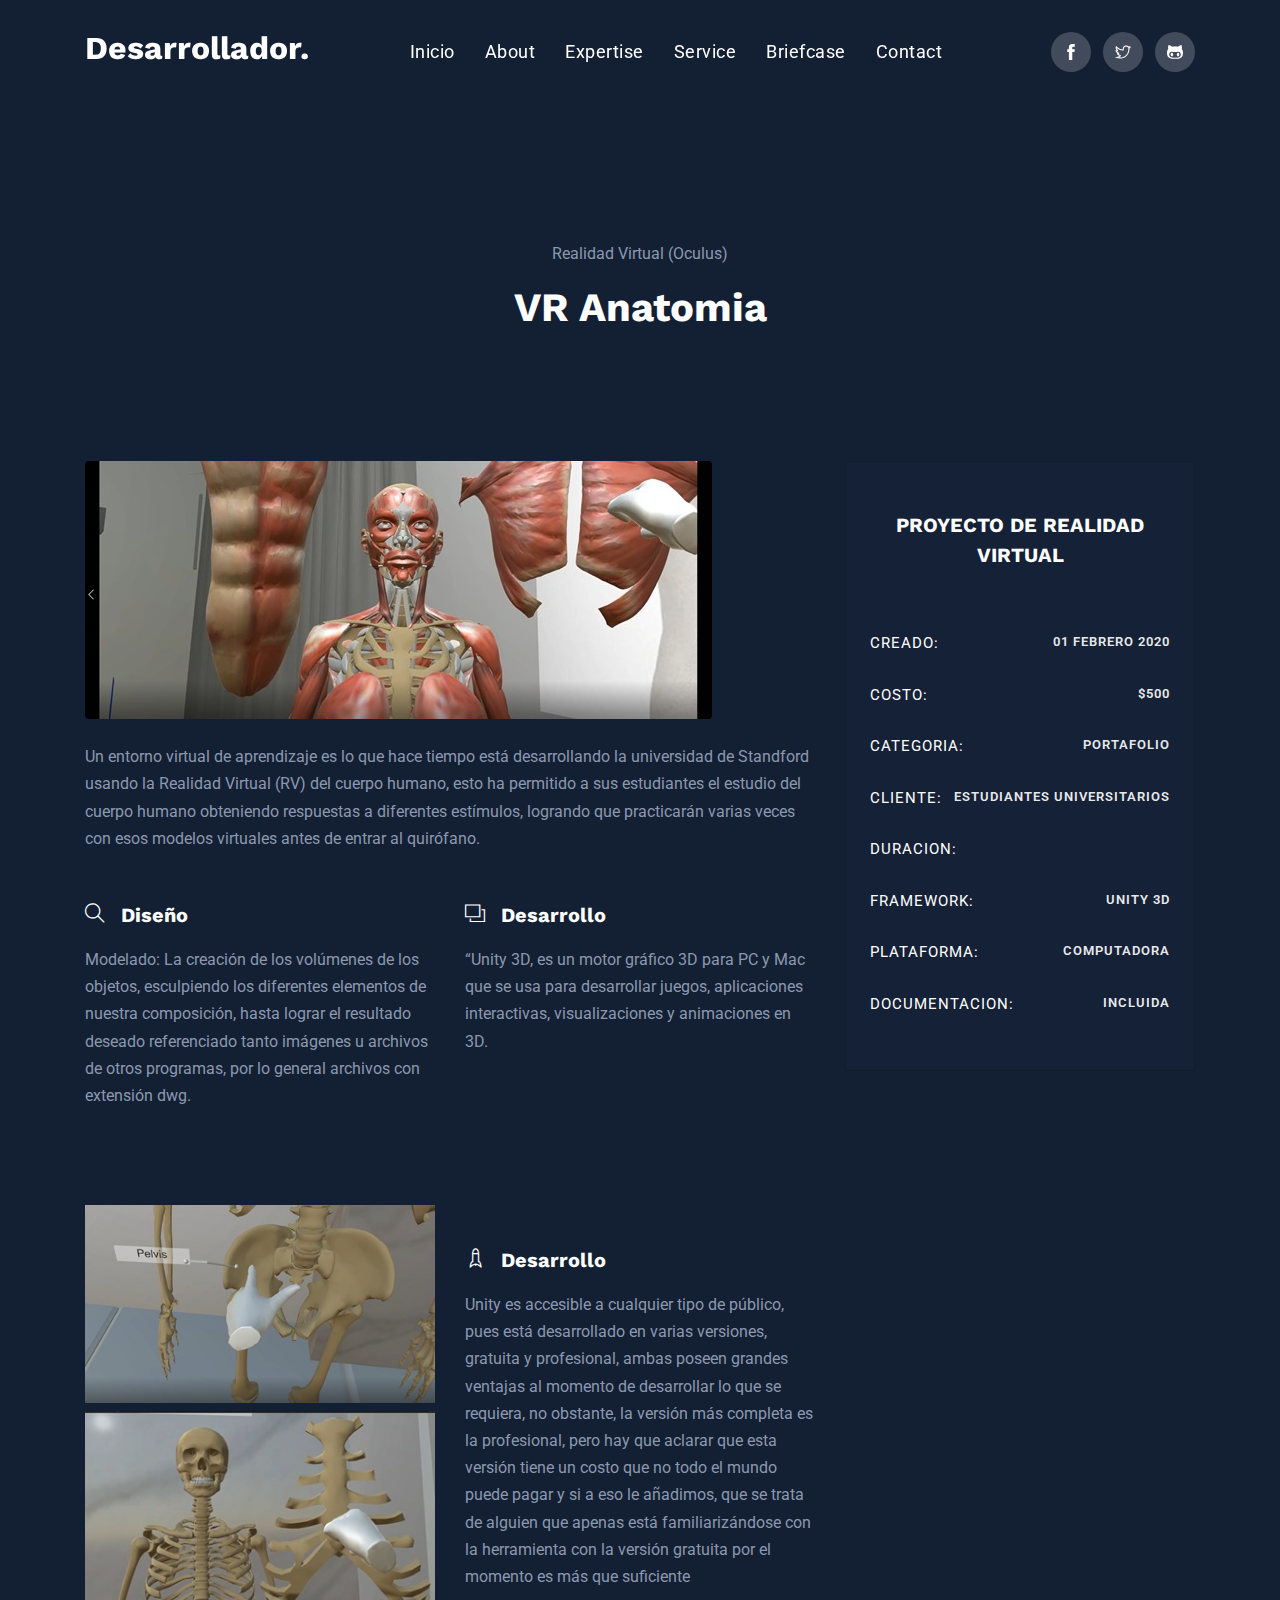
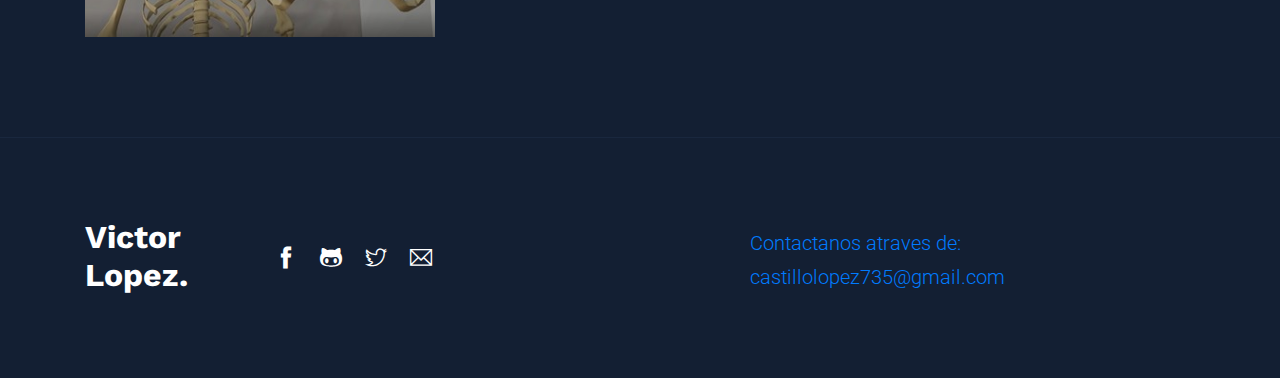
<file: oculus.html>
<!DOCTYPE html>
<html lang="zxx">
<head>
  <meta http-equiv="Content-Type" content="text/html; charset=UTF-8">
  <meta name="description" content="portfolio,creative,business,company,agency,multipurpose,modern,bootstrap4">
  
  <meta name="author" content="themeturn.com">

  <title>VR Anatomia</title>

  <!-- Mobile Specific Meta-->
  <meta name="viewport" content="width=device-width, initial-scale=1">
  <!-- bootstrap.min css -->
  <link rel="stylesheet" href="plugins/bootstrap/css/bootstrap.min.css">
  <!-- Themeify Icon Css -->
  <link rel="stylesheet" href="plugins/themify/css/themify-icons.css">
  <!-- animate.css -->
  <link rel="stylesheet" href="plugins/animate-css/animate.css">
  <link rel="stylesheet" href="plugins/aos/aos.css">
  <!-- owl carousel -->
  <link rel="stylesheet" href="plugins/owl/assets/owl.carousel.min.css">
  <link rel="stylesheet" href="plugins/owl/assets/owl.theme.default.min.css" >
  <!-- Slick slider CSS -->
  <link rel="stylesheet" href="plugins/slick-carousel/slick/slick.css">
  <link rel="stylesheet" href="plugins/slick-carousel/slick/slick-theme.css">

  <!-- Main Stylesheet -->
  <link rel="stylesheet" href="css/style.css">

</head>

<body class="portfolio" id="top">

<!-- Header Start --> 

<nav class="navbar navbar-expand-lg bg-transprent py-4 fixed-top navigation" id="navbar">
	<div class="container">
	  <a class="navbar-brand" href="index.html">
	  	<h2 class="logo">Desarrollador.</h2>
	  </a>
	  <button class="navbar-toggler" type="button" data-toggle="collapse" data-target="#navbarsExample09" aria-controls="navbarsExample09" aria-expanded="false" aria-label="Toggle navigation">
		<span class="ti-view-list"></span>
	  </button>
  
	  <div class="collapse navbar-collapse text-center" id="navbarsExample09">
			<ul class="navbar-nav mx-auto">
			  <li class="nav-item active">
				<a class="nav-link" href="index.html">Inicio <span class="sr-only">(current)</span></a>
			  </li>
              <li class="nav-item"><a class="nav-link smoth-scroll" href="index.html#about">About</a></li>
              <li class="nav-item"><a class="nav-link smoth-scroll" href="index.html#skillbar">Expertise</a></li>
              <li class="nav-item"><a class="nav-link smoth-scroll" href="index.html#service">Service</a></li>
              <li class="nav-item"><a class="nav-link smoth-scroll" href="index.html#portfolio">Briefcase</a></li>
              <li class="nav-item"><a class="nav-link smoth-scroll" href="index.html#contact">Contact</a></li>
            </ul>
            
            <ul class="list-inline mb-0 ml-lg-4 nav-social">
                <li class="list-inline-item"><a href="https://www.facebook.com/profile.php?id=100006933391613"><i class="ti-facebook"></i></a></li>
                <li class="list-inline-item"><a href="https://twitter.com/victor_lopz21"><i class="ti-twitter"></i></a></li>
                <li class="list-inline-item"><a href="https://github.com/victorLopz"><i class="ti-github"></i></a></li>
            </ul>
	  </div>
	</div>
</nav>


<section class="page-title">
  <div class="container">
    <div class="row justify-content-center">
      <div class="col-lg-8">
          <div class="page-title text-center">
             <p>Realidad Virtual (Oculus)</p>
              <h1>VR Anatomia</h1>
          </div>
      </div>
    </div>
  </div>
</section>


<section class="section portfolio-single pt-0">
    <div class="container">
        <div class="row">
            <div class="col-lg-8">
                <img src="images/portfolio/cuerpo.jpg" alt="" class="img-fluid rounded">

                <p class="mt-4 mb-5">Un entorno virtual de aprendizaje es lo que hace tiempo está desarrollando la universidad de Standford usando la Realidad Virtual (RV) del cuerpo humano, esto ha permitido a sus estudiantes el estudio del cuerpo humano obteniendo respuestas a diferentes estímulos, logrando que practicarán varias veces con esos modelos virtuales antes de entrar al quirófano. </p>

                <div class="row">
                    <div class="col-lg-6 mb-4">
                        <h4 class="mb-3"> <i class="ti-search mr-3"></i>Diseño</h4>
                        <p>Modelado: La creación de los volúmenes de los objetos, esculpiendo los diferentes elementos de nuestra composición, hasta lograr el resultado deseado referenciado tanto imágenes u archivos de otros programas, por lo general archivos con extensión dwg.</p>
                    </div>
                    <div class="col-lg-6 mb-4">
                        <h4 class="mb-3"> <i class="ti-layers mr-3"></i>Desarrollo</h4>
                        <p>“Unity 3D, es un motor gráfico 3D para PC y Mac que se usa para desarrollar juegos, aplicaciones interactivas, visualizaciones y animaciones en 3D.</p>
                    </div>
                    
                </div>


                <div class="row mt-5">
                    <div class="col-lg-6">
                        
                        <h1></h1>
                        <img src="images/portfolio/manos.jpg" alt="" class="img-fluid">
                        <h1></h1>
                        <img src="images/portfolio/mano.jpg" alt="" class="img-fluid">
                    </div>
                    <div class="col-lg-6">
                        <h4 class="mt-5 mb-3"><i class="ti-rocket mr-3"></i>Desarrollo</h4>
                        <p>Unity es accesible a cualquier tipo de público, pues está desarrollado en varias versiones, gratuita y profesional, ambas poseen grandes ventajas al momento de desarrollar lo que se requiera, no obstante, la versión más completa es la profesional, pero hay que aclarar que esta versión tiene un costo que no todo el mundo puede pagar y si a eso le añadimos, que se trata de alguien que apenas está familiarizándose con la herramienta con la versión gratuita por el momento es más que suficiente</p>
                    </div>
                </div>
            </div>

            <div class="col-lg-4">
                <div class="portfolio-sidebar mt-5 mt-lg-0">
                    <div class="card bg-gray p-4">
                        <h4 class="card-title text-center mb-5 pt-4">Proyecto de Realidad Virtual</h4>

                        <ul class="list-unstyled">
                            <li class="d-flex justify-content-between align-content-center">
                                Creado:
                                <span>01 febrero 2020</span>
                            </li>
                            <li class="d-flex justify-content-between align-content-center">
                                Costo:
                                <span>$500</span>
                            </li>

                            <li class="d-flex justify-content-between align-content-center">
                                Categoria:
                                <span>Portafolio</span>
                            </li>
                            <li class="d-flex justify-content-between align-content-center">
                                Cliente:
                                <span>Estudiantes Universitarios</span>
                            </li>
                            <li class="d-flex justify-content-between align-content-center">
                                Duracion:
                                <span></span>
                            </li>
                            <li class="d-flex justify-content-between align-content-center">
                                Framework:
                                <span>Unity 3D</span>
                            </li>
                            <li class="d-flex justify-content-between align-content-center">
                                Plataforma:
                                <span>Computadora</span>
                            </li>
                            
                            <li class="d-flex justify-content-between align-content-center">
                                Documentacion:
                                <span>Incluida</span>
                            </li>

                        </ul>
                    </div>
                </div>
            </div>
        </div>
    </div>
</section>

<footer class="footer border-top-1">
	<div class="container">
		<div class="row align-items-center text-center text-lg-left">
			<div class="col-lg-2">
				<h2 class="logo mb-4">Victor Lopez.</h2>
			</div>


			<div class="col-lg-5">
				<ul class="list-inline footer-socials ">
					<li class="list-inline-item"><a href="https://www.facebook.com/profile.php?id=100006933391613"><i class="ti-facebook"></i></a></li>
					<li class="list-inline-item"><a href="https://github.com/victorLopz"><i class="ti-github"></i></a></li>
					<li class="list-inline-item"><a href="https://twitter.com/victor_lopz21"><i class="ti-twitter"></i></a></li>
					<li class="list-inline-item"><a data-toggle="modal" data-target="#whatsapp"><i class="ti-email"></i></a></li>
				</ul>
			</div>
			<!-- fooeter start -->
			<div class="col-lg-5">
				<p class="lead"><span class="text-color"><a href="mailto:castillolopez735@gmail.com?Subject=Interesado%20en%20su%20Trabajo" target="_blank">Contactanos atraves de: castillolopez735@gmail.com</a></p>
				<a href="#top" class="backtop smoth-scroll"><i class="ti-angle-up"></i></a>
			</div>
			
		</div>
	</div>
</footer>

<style>

    /* bootstrap.min.css | file:///C:/Users/casti/Documents/VictorWeb/VictorWeb/plugins/bootstrap/css/bootstrap.min.css */
    
    .modal-content {
      /* background-color: #fff; */
      background-color: #054640;
    }
    
    </style>
    
    
    <!-- Modal -->
    <div class="modal fade" id="whatsapp" tabindex="-1" role="dialog" aria-labelledby="exampleModalCenterTitle" aria-hidden="true">
        <div class="modal-dialog modal-dialog-centered" role="document">
          <div class="modal-content">
            <div class="modal-header">
              <center><h5 class="modal-title" id="exampleModalLongTitle">Envianos tu Whatsapp</h5></center>
              <button type="button" class="close" data-dismiss="modal" aria-label="Close">
                <span aria-hidden="true">&times;</span>
              </button>
            </div>
            <div class="modal-body">
    
                <form id="formulario" class="formulario">
    
                    <div class="form-group">
                        <label for="formGroupExampleInput">Escriba su Nombre y Apellido</label>
                        <input type="text" class="form-control" id="nombre" placeholder="Nombre y Apellidos">
                      </div>
                      <div class="form-group">
                        <label for="formGroupExampleInput2">Su Projecto es ?</label>
                        <input type="text" class="form-control" id="apellidos" placeholder="Trabajemos Juntos">
                      </div>
                      <div class="form-group">
                        <label for="formGroupExampleInput2">Escriba su Correo Electrónico</label>
                        <input type="email" class="form-control" id="email" placeholder="example@gmail.com">
                      </div>
                      <center><button id="submit" type="submit" class="btn btn-success">Enviar WhatsApp</button></center>
                    
                </form>
    
            </div>
          </div>
        </div>
      </div>
    
        <!-- 
        Essential Scripts
        =====================================-->
    
        <!-- jQuery first, then Popper.js, then Bootstrap JS -->
        <!-- Main jQuery -->
        <script src="plugins/jquery/jquery.min.js"></script>
        <!-- Bootstrap 4.3.1 -->
        <script src="plugins/bootstrap/js/popper.js"></script>
        <script src="plugins/bootstrap/js/bootstrap.min.js"></script>
        <script src="plugins/nav/jquery.easing.1.3.html"></script>
        
        <!-- Slick Slider -->
        <script src="plugins/slick-carousel/slick/slick.min.js"></script>
        <script src="plugins/owl/owl.carousel.min.js"></script>
      
        <!-- Skill COunt -->
        <script src="plugins/counto/apear.js"></script>
        <script src="plugins/counto/counTo.js"></script>
        <!-- AOS Animation -->
        <script src="plugins/aos/aos.js"></script>
        
        <script src="js/script.js"></script>
        <script src="js/ajax-contact.html"></script>
    
      </body>
    
    <script>
        function isMobile() {
            if (sessionStorage.desktop)
                return false;
            else if (localStorage.mobile)
                return true;
            var mobile = ['iphone', 'ipad', 'android', 'blackberry', 'nokia', 'opera mini', 'windows mobile', 'windows phone', 'iemobile'];
            for (var i in mobile)
                if (navigator.userAgent.toLowerCase().indexOf(mobile[i].toLowerCase()) > 0) return true;
            return false;
        }
    
    const formulario = document.querySelector('#formulario');
    const buttonSubmit = document.querySelector('#submit');
    const urlDesktop = 'https://web.whatsapp.com/';
    const urlMobile = 'whatsapp://';
    const telefono = '+50589823811';
    
    formulario.addEventListener('submit', (event) => {
        event.preventDefault()
        buttonSubmit.innerHTML = '<i class="fas fa-circle-notch fa-spin"></i>'
        buttonSubmit.disabled = true
        setTimeout(() => {
            let nombre = document.querySelector('#nombre').value
            let apellidos = document.querySelector('#apellidos').value
            let email = document.querySelector('#email').value
            let mensaje = 'send?phone=' + telefono + '&text=Hola, Pronto Hablaremos ¿Su nombre es?*%0A' + nombre + '%0A*¿Su projecto es?*%0A' + apellidos + '%0A*¿Su Email es?*%0A' + email + ''
            if(isMobile()) {
                window.open(urlMobile + mensaje, '_blank')
            }else{
                window.open(urlDesktop + mensaje, '_blank')
            }
            buttonSubmit.innerHTML = '<i class="fab fa-whatsapp"></i> Enviar WhatsApp'
            buttonSubmit.disabled = false
        }, 3000);
    });
    
    </script>

      
</html>
</file>
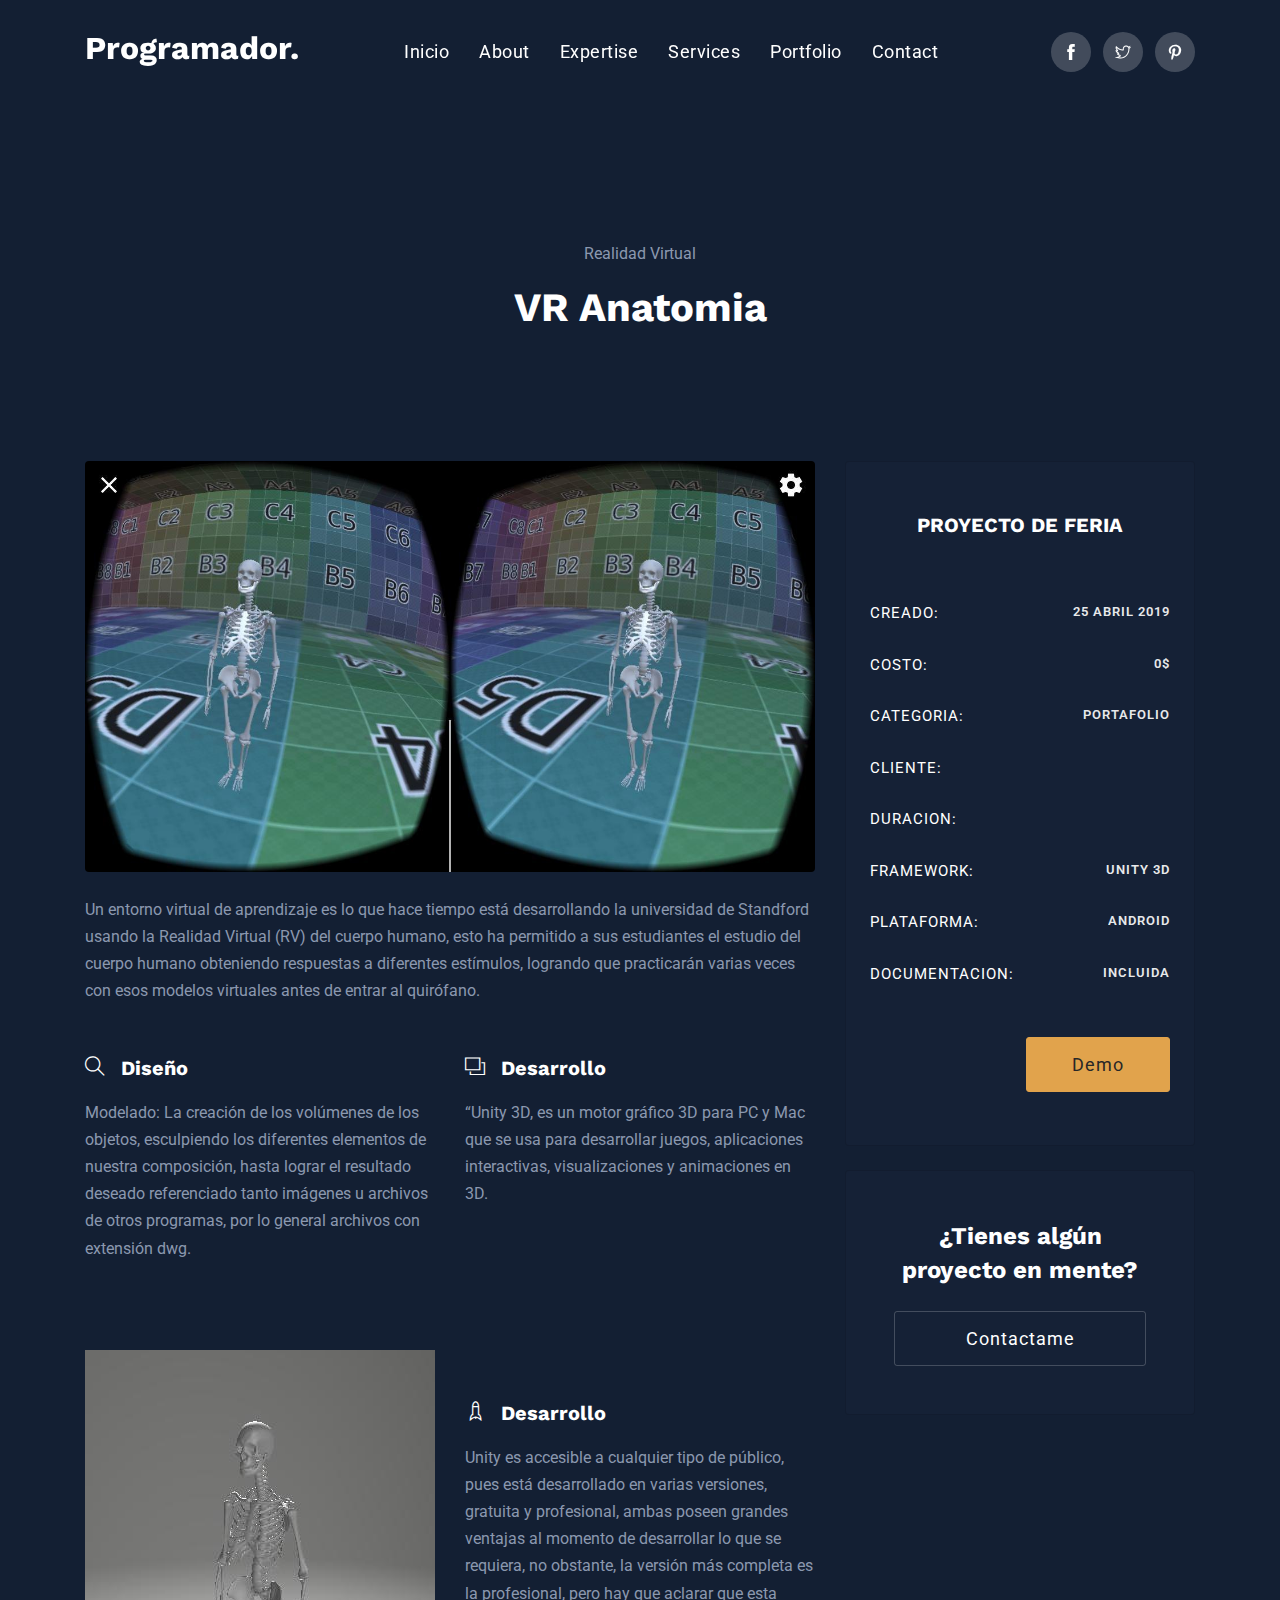
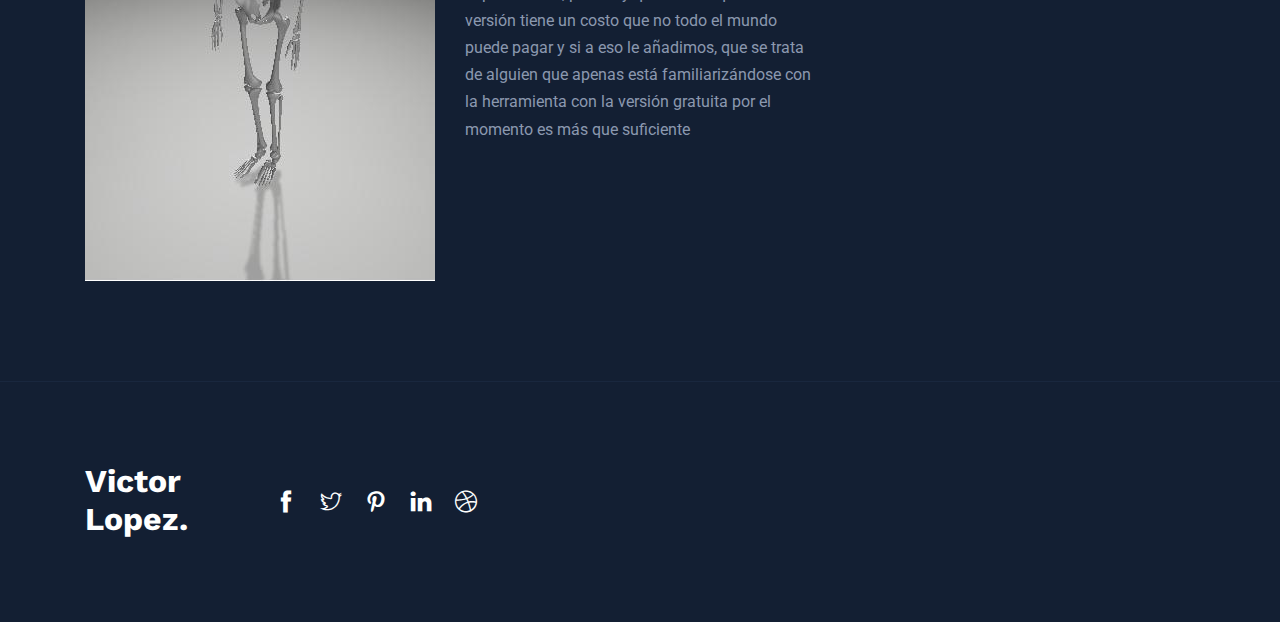
<file: Realidada-VR.html>
<!DOCTYPE html>
<html lang="zxx">
<head>
  <meta http-equiv="Content-Type" content="text/html; charset=UTF-8">
  <meta name="description" content="portfolio,creative,business,company,agency,multipurpose,modern,bootstrap4">
  
  <meta name="author" content="themeturn.com">

  <title>VR Anatomia</title>

  <!-- Mobile Specific Meta-->
  <meta name="viewport" content="width=device-width, initial-scale=1">
  <!-- bootstrap.min css -->
  <link rel="stylesheet" href="plugins/bootstrap/css/bootstrap.min.css">
  <!-- Themeify Icon Css -->
  <link rel="stylesheet" href="plugins/themify/css/themify-icons.css">
  <!-- animate.css -->
  <link rel="stylesheet" href="plugins/animate-css/animate.css">
  <link rel="stylesheet" href="plugins/aos/aos.css">
  <!-- owl carousel -->
  <link rel="stylesheet" href="plugins/owl/assets/owl.carousel.min.css">
  <link rel="stylesheet" href="plugins/owl/assets/owl.theme.default.min.css" >
  <!-- Slick slider CSS -->
  <link rel="stylesheet" href="plugins/slick-carousel/slick/slick.css">
  <link rel="stylesheet" href="plugins/slick-carousel/slick/slick-theme.css">

  <!-- Main Stylesheet -->
  <link rel="stylesheet" href="css/style.css">

</head>

<body class="portfolio" id="top">

<!-- Header Start --> 

<nav class="navbar navbar-expand-lg bg-transprent py-4 fixed-top navigation" id="navbar">
	<div class="container">
	  <a class="navbar-brand" href="index.html">
	  	<h2 class="logo">Programador.</h2>
	  </a>
	  <button class="navbar-toggler" type="button" data-toggle="collapse" data-target="#navbarsExample09" aria-controls="navbarsExample09" aria-expanded="false" aria-label="Toggle navigation">
		<span class="ti-view-list"></span>
	  </button>
  
	  <div class="collapse navbar-collapse text-center" id="navbarsExample09">
			<ul class="navbar-nav mx-auto">
			  <li class="nav-item active">
				<a class="nav-link" href="index.html">Inicio <span class="sr-only">(current)</span></a>
			  </li>
			   <li class="nav-item"><a class="nav-link smoth-scroll" href="index.html#about">About</a></li>
			   <li class="nav-item"><a class="nav-link smoth-scroll" href="index.html#skillbar">Expertise</a></li>
			   <li class="nav-item"><a class="nav-link smoth-scroll" href="index.html#service">Services</a></li>
			   <li class="nav-item"><a class="nav-link smoth-scroll" href="index.html#portfolio">portfolio</a></li>
			   <!--<li class="nav-item"><a class="nav-link smoth-scroll" href="index-2.html#blog">Blog</a></li>-->
			   <li class="nav-item"><a class="nav-link smoth-scroll" href="index.html#contact">Contact</a></li>
			</ul>

		  	<ul class="list-inline mb-0 ml-lg-4 nav-social">
			  	<li class="list-inline-item"><a href="#"><i class="ti-facebook"></i></a></li>
			  	<li class="list-inline-item"><a href="#"><i class="ti-twitter"></i></a></li>
			  	<li class="list-inline-item"><a href="#"><i class="ti-pinterest"></i></a></li>
		  	</ul>
	  </div>
	</div>
</nav>


<section class="page-title">
  <div class="container">
    <div class="row justify-content-center">
      <div class="col-lg-8">
          <div class="page-title text-center">
             <p>Realidad Virtual </p>
              <h1>VR Anatomia</h1>
          </div>
      </div>
    </div>
  </div>
</section>


<section class="section portfolio-single pt-0">
    <div class="container">
        <div class="row">
            <div class="col-lg-8">
                <img src="images/portfolio/foto.jpg" alt="" class="img-fluid rounded">

                <p class="mt-4 mb-5">Un entorno virtual de aprendizaje es lo que hace tiempo está desarrollando la universidad de Standford usando la Realidad Virtual (RV) del cuerpo humano, esto ha permitido a sus estudiantes el estudio del cuerpo humano obteniendo respuestas a diferentes estímulos, logrando que practicarán varias veces con esos modelos virtuales antes de entrar al quirófano. </p>

                <div class="row">
                    <div class="col-lg-6 mb-4">
                        <h4 class="mb-3"> <i class="ti-search mr-3"></i>Diseño</h4>
                        <p>Modelado: La creación de los volúmenes de los objetos, esculpiendo los diferentes elementos de nuestra composición, hasta lograr el resultado deseado referenciado tanto imágenes u archivos de otros programas, por lo general archivos con extensión dwg.</p>
                    </div>
                    <div class="col-lg-6 mb-4">
                        <h4 class="mb-3"> <i class="ti-layers mr-3"></i>Desarrollo</h4>
                        <p>“Unity 3D, es un motor gráfico 3D para PC y Mac que se usa para desarrollar juegos, aplicaciones interactivas, visualizaciones y animaciones en 3D.</p>
                    </div>
                    
                </div>


                <div class="row mt-5">
                    <div class="col-lg-6">
                        <img src="images/portfolio/esqueleto.jpg" alt="" class="img-fluid">
                    </div>
                    <div class="col-lg-6">
                        <h4 class="mt-5 mb-3"><i class="ti-rocket mr-3"></i>Desarrollo</h4>
                        <p>Unity es accesible a cualquier tipo de público, pues está desarrollado en varias versiones, gratuita y profesional, ambas poseen grandes ventajas al momento de desarrollar lo que se requiera, no obstante, la versión más completa es la profesional, pero hay que aclarar que esta versión tiene un costo que no todo el mundo puede pagar y si a eso le añadimos, que se trata de alguien que apenas está familiarizándose con la herramienta con la versión gratuita por el momento es más que suficiente</p>
                    </div>
                </div>
            </div>

            <div class="col-lg-4">
                <div class="portfolio-sidebar mt-5 mt-lg-0">
                    <div class="card bg-gray p-4">
                        <h4 class="card-title text-center mb-5 pt-4">Proyecto de Feria</h4>

                        <ul class="list-unstyled">
                            <li class="d-flex justify-content-between align-content-center">
                                Creado:
                                <span>25 abril 2019</span>
                            </li>
                            <li class="d-flex justify-content-between align-content-center">
                                Costo:
                                <span>0$</span>
                            </li>

                            <li class="d-flex justify-content-between align-content-center">
                                Categoria:
                                <span>Portafolio</span>
                            </li>
                            <li class="d-flex justify-content-between align-content-center">
                                Cliente:
                                <span></span>
                            </li>
                            <li class="d-flex justify-content-between align-content-center">
                                Duracion:
                                <span></span>
                            </li>
                            <li class="d-flex justify-content-between align-content-center">
                                Framework:
                                <span>Unity 3D</span>
                            </li>
                            <li class="d-flex justify-content-between align-content-center">
                                Plataforma:
                                <span>Android</span>
                            </li>
                            
                            <li class="d-flex justify-content-between align-content-center">
                                Documentacion:
                                <span>Incluida</span>
                            </li>
                            <li class="text-right mt-4">
                               <a href="#" class="btn btn-main">Demo</a>
                            </li>

                        </ul>
                    </div>

                    <div class="card bg-gray p-5 mt-4">
                        <h3 class="text-center mb-4">¿Tienes algún proyecto en mente?</h3>
                         <a href="#" class="btn btn-solid-border">Contactame</a>
                    </div>
                </div>
            </div>
        </div>
    </div>
</section>

<footer class="footer border-top-1">
	<div class="container">
		<div class="row align-items-center text-center text-lg-left">
			<div class="col-lg-2">
				<h2 class="logo mb-4">Victor Lopez.</h2>
			</div>

			<div class="col-lg-5">
				<ul class="list-inline footer-socials ">
					<li class="list-inline-item"><a href="#"><i class="ti-facebook"></i></a></li>
					<li class="list-inline-item"><a href="#"><i class="ti-twitter"></i></a></li>
					<li class="list-inline-item"><a href="#"><i class="ti-pinterest"></i></a></li>
					<li class="list-inline-item"><a href="#"><i class="ti-linkedin"></i></a></li>
					<li class="list-inline-item"><a href="#"><i class="ti-dribbble"></i></a></li>
				</ul>
			</div>
			<div class="col-lg-5">
				<p class="lead"><span class="text-color"></p>
				<a href="#top" class="backtop smoth-scroll"><i class="ti-angle-up"></i></a>
			</div>
		</div>
	</div>
</footer>

    <!-- 
    Essential Scripts
    =====================================-->

    <!-- jQuery first, then Popper.js, then Bootstrap JS -->
    <!-- Main jQuery -->
    <script src="plugins/jquery/jquery.min.js"></script>
    <!-- Bootstrap 4.3.1 -->
    <script src="plugins/bootstrap/js/popper.js"></script>
    <script src="plugins/bootstrap/js/bootstrap.min.js"></script>
    <script src="plugins/nav/jquery.easing.1.3.html"></script>
    
    <!-- Slick Slider -->
    <script src="plugins/slick-carousel/slick/slick.min.js"></script>
    <script src="plugins/owl/owl.carousel.min.js"></script>
  
    <!-- Skill COunt -->
    <script src="plugins/counto/apear.js"></script>
    <script src="plugins/counto/counTo.js"></script>
    <!-- AOS Animation -->
    <script src="plugins/aos/aos.js"></script>
    
    <script src="js/script.js"></script>
    <script src="js/ajax-contact.html"></script>

  </body>
</html>
</file>
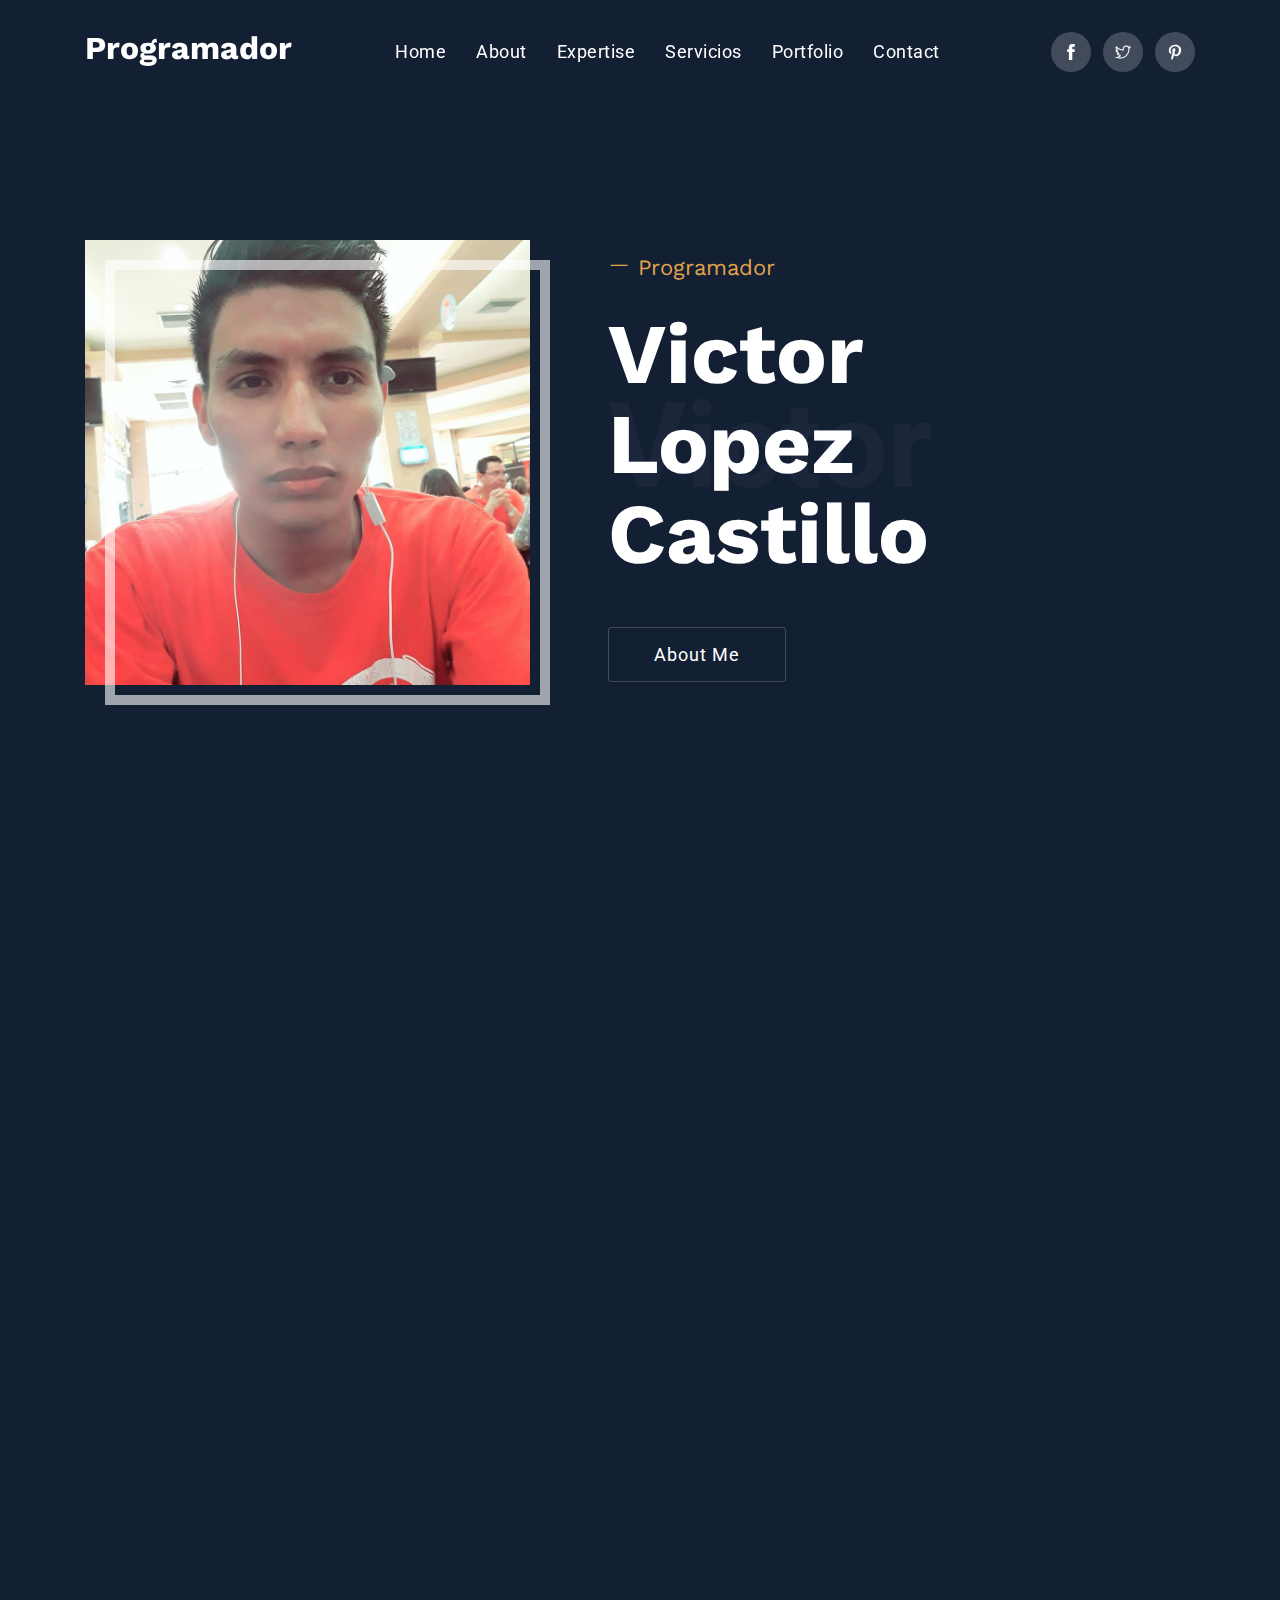
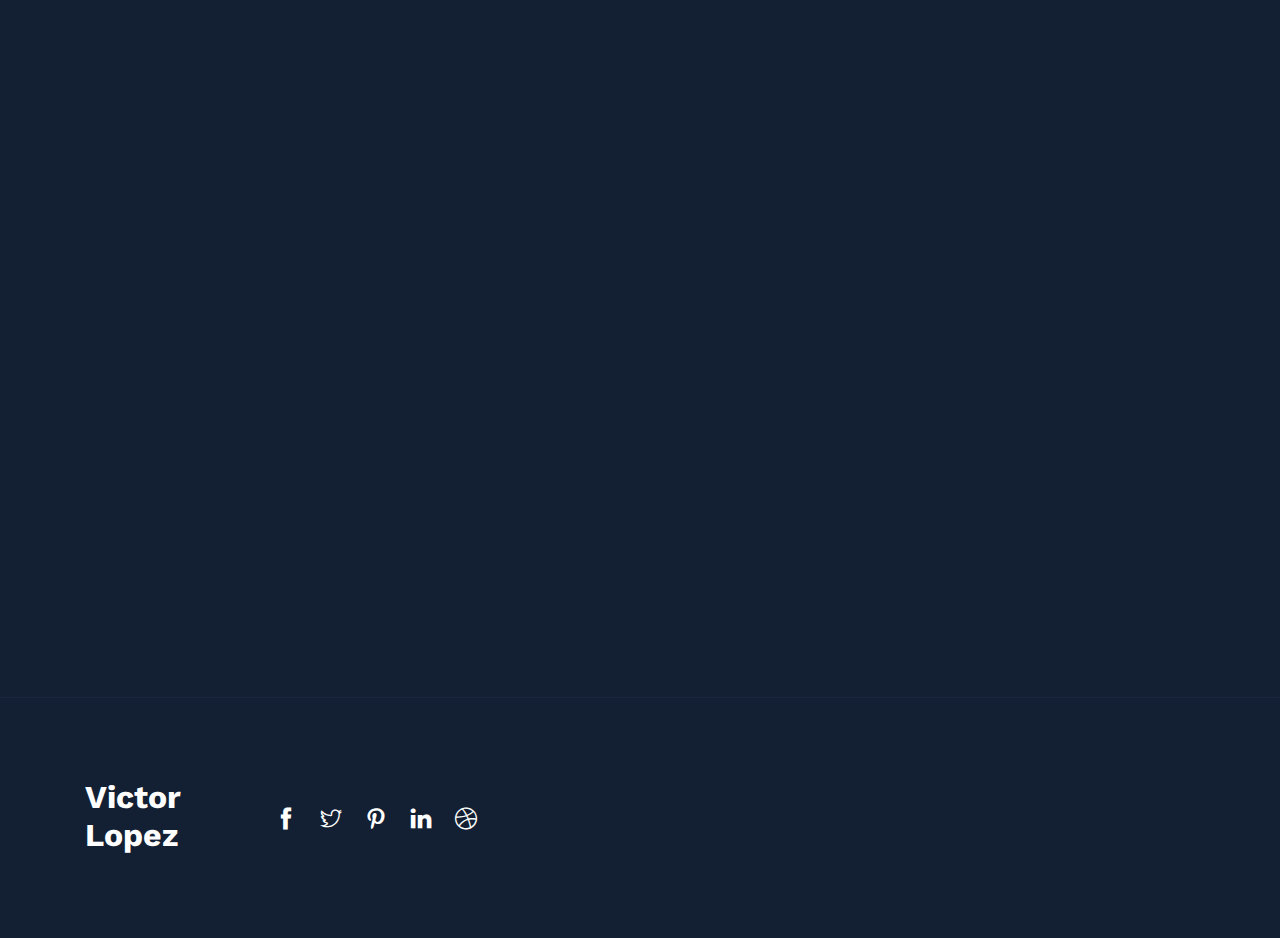
<file: web.html>
<!DOCTYPE html>
<html lang="zxx">
<head>
  <meta http-equiv="Content-Type" content="text/html; charset=UTF-8">
  <meta name="description" content="portfolio,creative,business,company,agency,multipurpose,modern,bootstrap4">
  
  <meta name="author" content="themeturn.com">

  <title>Victor Joaquin Lopez Castillo | Programador</title>

  <!-- Mobile Specific Meta-->
  <meta name="viewport" content="width=device-width, initial-scale=1">
  <!-- bootstrap.min css -->
  <link rel="stylesheet" href="plugins/bootstrap/css/bootstrap.min.css">
  <!-- Themeify Icon Css -->
  <link rel="stylesheet" href="plugins/themify/css/themify-icons.css">
  <!-- animate.css -->
  <link rel="stylesheet" href="plugins/animate-css/animate.css">
  <link rel="stylesheet" href="plugins/aos/aos.css">
  <!-- owl carousel -->
  <link rel="stylesheet" href="plugins/owl/assets/owl.carousel.min.css">
  <link rel="stylesheet" href="plugins/owl/assets/owl.theme.default.min.css" >
  <!-- Slick slider CSS -->
  <link rel="stylesheet" href="plugins/slick-carousel/slick/slick.css">
  <link rel="stylesheet" href="plugins/slick-carousel/slick/slick-theme.css">

  <!-- Main Stylesheet -->
  <link rel="stylesheet" href="css/style.css">

</head>

<body class="portfolio" id="top">


<!-- Navigation start -->
<!-- Header Start --> 

<nav class="navbar navbar-expand-lg bg-transprent py-4 fixed-top navigation" id="navbar">
	<div class="container">
	  <a class="navbar-brand" href="index.html">
	  	<h2 class="logo">Programador</h2>
	  </a>
	  <button class="navbar-toggler" type="button" data-toggle="collapse" data-target="#navbarsExample09" aria-controls="navbarsExample09" aria-expanded="false" aria-label="Toggle navigation">
		<span class="ti-view-list"></span>
	  </button>
  
	  <div class="collapse navbar-collapse text-center" id="navbarsExample09">
			<ul class="navbar-nav mx-auto">
			  <li class="nav-item active">
				<a class="nav-link" href="index.html">Home <span class="sr-only">(current)</span></a>
			  </li>
			   <li class="nav-item"><a class="nav-link smoth-scroll" href="#about">About</a></li>
			   <li class="nav-item"><a class="nav-link smoth-scroll" href="#skillbar">Expertise</a></li>
			   <li class="nav-item"><a class="nav-link smoth-scroll" href="#service">Servicios</a></li>
			   <li class="nav-item"><a class="nav-link smoth-scroll" href="#portfolio">portfolio</a></li>
			   <!--<li class="nav-item"><a class="nav-link smoth-scroll" href="#blog">Blog</a></li>-->
			   <li class="nav-item"><a class="nav-link smoth-scroll" href="#contact">Contact</a></li>
			</ul>

		  	<ul class="list-inline mb-0 ml-lg-4 nav-social">
			  	<li class="list-inline-item"><a href="#"><i class="ti-facebook"></i></a></li>
			  	<li class="list-inline-item"><a href="#"><i class="ti-twitter"></i></a></li>
			  	<li class="list-inline-item"><a href="#"><i class="ti-pinterest"></i></a></li>
		  	</ul>
	  </div>
	</div>
</nav>


<!-- Navigation End -->

<!-- Banner start -->

<!-- Slider Start -->
<section class="slider py-7 ">
	<div class="container">
		<div class="row align-items-center">
			<div class="col-lg-5 col-sm-12 col-12 col-md-5">
				<div class="slider-img position-relative">
					<img src="images/about/perfil.jpg" alt="" class="img-fluid w-100">
				</div>
			</div>

			<div class="col-lg-6 col-12 col-md-7">
				<div class="ml-5 position-relative mt-5 mt-lg-0">
					<span class="head-trans">Victor</span>
					<h1 class="font-weight-normal text-color text-md"><i class="ti-minus mr-2"></i>Programador</h1>
					<h2 class="mt-3 text-lg mb-3 text-capitalize">Victor Lopez Castillo</h2>
					<p class="animated fadeInUp lead mt-4 mb-5 text-white-50 lh-35"></p>
					<a href="#about" class="btn btn-solid-border">About Me</a>
				</div>
			</div>
		</div>
	</div>
</section>
<!-- Banner End -->

<!-- About start -->
<section class="section" id="about" data-aos="fade-up">
	<div class="container">
		<div class="row">
			<div class="col-lg-6 col-md-6">
				<div class="row">
					<div class="col-lg-4">
						<h2><i class="ti-minus"></i>Perfil</h2>
					</div>
					<div class="col-lg-8">
						<p class="text-white-50 text-md">¡Hola! Soy<span class="text-white"> Victor Lopez</span> un <span class="text-white">Diseñador y Programador </span> autodidacata <span class="text-white"></span> con muy alto deseo de superacion personal</p>
						<p class="text-white-50 text-md"> Trabajo arduamente en la programacion. Trabajo para ofrecer las mejores <span class="text-white">soluciones posibles</span> conforme a sus necesidades.</p>
					</div>

				</div>
			</div>
			<div class="col-lg-6 mt-5 mt-lg-0 mt-md-0 col-md-6">
				<div class="row">
					<div class="col-lg-3">
						<h2><i class="ti-minus"></i>Skills</h2>
					</div>
					<div class="col-lg-9 pl-5">
						<p class="text-white-50 text-md">
							Sed ut perspiciatis unde omnis iste natus error sit voluptatem accusantium doloremque laudantium, totam rem aperiam.
						</p>

						<ul class="list-unstyled lh-45">
							<li> <i class="ti-check mr-3 text-color"></i><span class="text-white-50">Diseño Web</span> - HTML/CSS</li>
						    <li><i class="ti-check mr-3 text-color"></i><span class="text-white-50">Diseño Grafico </span> - UI/UX</li>
						    <li><i class="ti-check mr-3 text-color"></i><span class="text-white-50">Web Development</span> - WORDPRESS/PHP</li>
						    <li><i class="ti-check mr-3 text-color"></i><span class="text-white-50">Application Dev</span> - ANDROID/ IOS</li>
						</ul>
					</div>
				</div>
			</div>
		</div>

		
	</div>
</section>
<!-- About End -->

<!-- Skills start -->
<section class="section bg-gray" id="skillbar" data-aos="fade-up">
	<div class="container">
		<div class="row justify-content-center">
			<div class="col-lg-8">
				<div class="section-title text-center">
					<span class="text-color mb-0 text-uppercase letter-spacing text-sm"><i class="ti-minus mr-2"></i>Skills Set</span>
					<h2 class="title">Desarrollo</h2>
				</div>
			</div>
		</div>
		<div class="row">
			<div class="col-lg-6 col-md-6">
				<div class="skill-bar mb-4 mb-lg-0">
					<div class="mb-4 text-right"><h4 class="font-weight-normal">Html/Css </h4></div>
					<div class="progress">
						<div class="progress-bar" data-percent="80">
							<span class="percent-text"><span class="count">80</span>%</span>
						</div>
					</div>
				</div>
			</div>
			<div class="col-lg-6 col-md-6">
				<div class="skill-bar mb-4 mb-lg-0">
					<div class="mb-4 text-right"><h4 class="font-weight-normal">WordPress/PHP</h4></div>
					<div class="progress">
						<div class="progress-bar" data-percent="95">
							<span class="percent-text"><span class="count">95</span>%</span>
						</div>
					</div>
				</div>
			</div>

			<div class="col-lg-6 col-md-6">
				<div class="skill-bar mb-4 mb-lg-0">
					<div class="mb-4 text-right"><h4 class="font-weight-normal">Diseño Grafico </h4></div>
					<div class="progress">
						<div class="progress-bar" data-percent="70">
							<span class="percent-text"><span class="count">70</span>%</span>
						</div>
					</div>
				</div>
			</div>
			<div class="col-lg-6 col-md-6">
				<div class="skill-bar mb-4 mb-lg-0">
					<div class="mb-4 text-right"><h4 class="font-weight-normal">C# | Unity</h4></div>
					<div class="progress">
						<div class="progress-bar" data-percent="50">
							<span class="percent-text"><span class="count">50</span>%</span>
						</div>
					</div>
				</div>
			</div>
			<div class="col-lg-6 col-md-6">
				<div class="skill-bar mb-4 mb-lg-0">
					<div class=" mb-4 text-right"><h4 class="font-weight-normal">Java</h4></div>
					<div class="progress">
						<div class="progress-bar" data-percent="90">
							<span class="percent-text"><span class="count">90</span>%</span>
						</div>
					</div>
				</div>
			</div>
			<div class="col-lg-6 col-md-6">
				<div class="skill-bar mb-4 mb-lg-0">
					<div class=" mb-4 text-right"><h4 class="font-weight-normal">Android Studio</h4></div>
					<div class="progress">
						<div class="progress-bar" data-percent="82">
							<span class="percent-text"><span class="count">82</span>%</span>
						</div>
					</div>
				</div>
			</div>
		</div>
	</div>
</section>	

<!-- Skills End -->

<!-- Service start -->
<section class="section bg-gray" id="service" data-aos="fade-up">
	<div class="container">
		<div class="row justify-content-center">
			<div class="col-lg-8">
				<div class="section-title text-center">
					<h2 class="title">Servicios</h2>
				</div>
			</div>
		</div>

		<div class="row no-gutters">
			<div class="col-lg-4 col-md-6">
				<div class="card p-5 rounded-0">
					<i class="ti-layers text-lg-2 text-muted"></i>
					<h3 class="my-4 text-capitalize">Diseño gráfico</h3>
					<p>Como Diseñador tenemos varias herramientas que nos facilitan el alcanze de diagramas y logotipos de modelados 3D</p>
				</div>
			</div>
			<div class="col-lg-4 col-md-6">
				<div class="card p-5 rounded-0">
					<i class="ti-layout text-lg-2 text-muted"></i>
					<h3 class="my-4 text-capitalize">Desarrollador Front End Design</h3>
					<p>La conexión del front-end y el back-end es un tipo de interfaz. En diseño web (o desarrollo web) hace referencia a la visualización del usuario navegante por un lado (front-end), y del administrador del sitio con sus respectivos sistemas por el otro (back-end).</p>
				</div>
			</div>
			<div class="col-lg-4 col-md-6">
				<div class="card p-5 rounded-0">
					<i class="ti-stats-up text-lg-2 text-muted"></i>
					<h3 class="my-4 text-capitalize">Digital Content Marketing</h3>
					<p>It can change the way we feel about a company and the products & services they offer.</p>
				</div>
			</div>

			<div class="col-lg-4 col-md-6">
				<div class="card p-5 rounded-0">
					<i class="ti-android text-lg-2 text-muted"></i>
					<h3 class="my-4 text-capitalize">Desarrollo de Aplicaciones</h3>
					<p>Somos los encargados de la creación y desarrollo de aplicaciones móviles como aplicaciones de trabajo, entretenimiento, juegos, finanzas, educativas, entre otras.</p>
				</div>
			</div>
			<div class="col-lg-4 col-md-6">
				<div class="card p-5 rounded-0">
					<i class="ti-camera text-lg-2 text-muted"></i>
					<h3 class="my-4 text-capitalize">Videography Photography</h3>
					<p>It can change the way we feel about a company and the products & services they offer.</p>
				</div>
			</div>
			<div class="col-lg-4 col-md-6">
				<div class="card  p-5 rounded-0">
					<i class="ti-desktop text-lg-2 text-muted"></i>
					<h3 class="my-4 text-capitalize">Html 5 | CSS 3 Development</h3>
					<p>Nos garantizamos que su pagina web sea de mayor alcance tanto como Marketing como en funcionalidad dando alcances de buen diseño.</p>
				</div>
			</div>
		</div>

		<div class="row align-items-center mt-5" data-aos="fade-up">
			<div class="col-lg-6 mt-5">
				<h2 class="mb-5 text-lg-2 text-white-50">Vamos a<span class="text-white"> Trabajar Juntos</span> en su Nuevo Proyecto </h2>
			</div>
			<div class="col-lg-4 ml-auto text-right">
				<a href="#contact" class="btn btn-main text-white smoth-scroll">Contratame...</a>
			</div>
		</div>
	</div>c
</section>
<!-- Service End -->

<!-- Portfolio start -->
<section class="section" id="portfolio" data-aos="fade-up">
	<div class="container">
		<div class="row justify-content-center">
			<div class="col-lg-8">
				<div class="section-title text-center">
					<span class="text-color mb-0 text-uppercase letter-spacing text-sm"><i class="ti-minus"></i>Trabajos</span>
					<h2 class="title">Portafolio</h2>
				</div>
			</div>
		</div>
	</div>

	<div class="container-fluid">
		<div class="row">
			<div class="post_gallery owl-carousel owl-theme">
				<div class="item">
					<div class="portfolio-item position-relative">
						<img src="images/portfolio/inicio.png" alt="" class="img-fluid">

						<div class="portoflio-item-overlay">
							<a href="portfolio-single.html"><i class="ti-plus"></i></a>
						</div>
					</div>
					<div class="text mt-3">
						<h4 class="mb-1 text-capitalize">Sistema de Control de Entradas y Salida</h4>
						<p class="text-uppercase letter-spacing text-sm">Java</p>
					</div>
				</div>
				<div class="item">
					<div class="portfolio-item position-relative">
						<img src="images/portfolio/vr.jpg" alt="" class="img-fluid">

						<div class="portoflio-item-overlay">
							<a href="Realidada-VR.html"><i class="ti-plus"></i></a>
						</div>
					</div>
					<div class="text mt-3">
						<h4 class="mb-1 text-capitalize">VR Anatomio</h4>
						<p class="text-uppercase letter-spacing text-sm">Android</p>
					</div>
				</div>
				<div class="item">
					<div class="portfolio-item position-relative">
						<img src="images/portfolio/2.jpg" alt="" class="img-fluid">

						<div class="portoflio-item-overlay">
							<a href="portfolio-single.html"><i class="ti-plus"></i></a>
						</div>
					</div>
					<div class="text mt-3">
						<h4 class="mb-1 text-capitalize">Web development</h4>
						<p class="text-uppercase letter-spacing text-sm">wordpress</p>
					</div>
				</div>
			</div>
		</div>
	</div>
</section>
<!-- Portfolio End -->




<!-- Tetsimonial start 
<section class="section testomionial" data-aos="fade-up">
	<div class="container">
		<div class="row">
			<div class="col-lg-8">
				<div class="section-title">
					<span class="text-color mb-0 text-uppercase letter-spacing text-sm"> <i class="ti-minus mr-2"></i>testimonial</span>
					<h1 class="title">What People Say About me</h1>
				</div>
			</div>
		</div>

		<div class="row justify-content-center">
			<div class="col-lg-10">
				<div class="testimonial-slider">
					<div class="testimonial-item position-relative">
						<i class="ti-quote-left text-white-50"></i>
						<div class="testimonial-content">
							<p class="text-md mt-3">They do this through collaboration between our strategists, designers and technologists.They craft beautiful and unique digital experiences.Unlimited power and customization possibilities.Pixel perfect design & clear code delivered to you.</p>

							<div class="media mt-5 align-items-center">
								<img src="images/about/2.jpg" alt="" class="img-fluid  rounded-circle align-self-center mr-4">
								<div class="media-body">
									<h3 class="mb-0">John Smith</h3>
									<span class="text-muted">Creative Designer</span>
								</div>
							</div>
						</div>
					</div>
					<div class="testimonial-item position-relative">
						<i class="ti-quote-left text-white-50"></i>
						<div class="testimonial-content">
							<p class="text-md mt-3">They do this through collaboration between our strategists, designers and technologists.They craft beautiful and unique digital experiences.Unlimited power and customization possibilities.Pixel perfect design & clear code delivered to you.</p>

							<div class="media mt-5 align-items-center">
								<img src="images/about/3.jpg" alt="" class="img-fluid  rounded-circle align-self-center mr-4">
								<div class="media-body">
									<h3 class="mb-0">Smith Austin</h3>
									<span class="text-muted">Developer</span>
								</div>
							</div>
						</div>
					</div>
					<div class="testimonial-item position-relative">
						<i class="ti-quote-left text-white-50"></i>
						<div class="testimonial-content">
							<p class="text-md mt-3">They do this through collaboration between our strategists, designers and technologists.They craft beautiful and unique digital experiences.Unlimited power and customization possibilities.Pixel perfect design & clear code delivered to you.</p>

							<div class="media mt-5 align-items-center">
								<img src="images/about/3.jpg" alt="" class="img-fluid  rounded-circle align-self-center mr-4">
								<div class="media-body">
									<h3 class="mb-0">Mike jack</h3>
									<span class="text-muted">Marketer</span>
								</div>
							</div>
						</div>
					</div>
				</div>
			</div>	
		</div>
	</div>
</section>

 Tetsimonial End -->


<!-- Blog start 
<section class="section border-top-1" id="blog" data-aos="fade-up">
	<div class="container">
		<div class="row justify-content-center">
			<div class="col-lg-8">
				<div class="section-title text-center">
					<span class="text-color mb-0 text-uppercase letter-spacing text-sm"> <i class="ti-minus mr-2"></i>blog news</span>
					<h1 class="title">Latest Article</h1>
				</div>
			</div>
		</div>

		<div class="row">
			<div class="col-lg-4 col-md-6">
				<div class="position-relative blog-item mb-5 mb-lg-0">
					<img src="images/blog/img1.jpg" alt="blog-1" class="img-fluid">

					<div class="blog-item-meta mb-3">
						<span><i class="ti-user mr-2"></i>by Admin</span>
						<span class="text-muted mx-2"> | </span>
						<span class="text-white-50">Photography</span>
					</div>

					<div class="pl-4">
						<a href="blog-single.html"><h3 class="mb-4 ">20 Best Startup Ideas for Designers</h3></a>

						<a href="blog-single.html" class="learn-more text-uppercase text-sm"><i class="ti-arrow-right mr-2"></i>Learn more</a>
					</div>
				</div>
			</div>
			<div class="col-lg-4 col-md-6">
				<div class="position-relative blog-item mb-5 mb-lg-0">
					<img src="images/blog/img3.jpg" alt="blog-1" class="img-fluid">

					<div class="blog-item-meta mb-3">
						<span><i class="ti-user mr-2"></i>by Admin</span>
						<span class="text-muted mx-2"> | </span>
						<span class="text-white-50">Branding</span>
					</div>
					<div class="pl-4">
						<a href="blog-single.html"><h3 class="mb-4">How to Incorporate Branding into Your Event</h3></a>

						<a href="blog-single.html" class="learn-more text-uppercase text-sm"><i class="ti-arrow-right mr-2 show"></i>Learn more</a>
					</div>
				</div>
			</div>
			<div class="col-lg-4 col-md-6">
				<div class="position-relative blog-item mb-5 mb-lg-0">
					<img src="images/blog/img1.jpg" alt="blog-1" class="img-fluid">

					<div class="blog-item-meta mb-3">
						<span><i class="ti-user mr-2"></i>by Admin</span>
						<span class="text-muted mx-2"> | </span>
						<span class="text-white-50">Marketing</span>
					</div>
					<div class="pl-4">
						<a href="blog-single.html"><h3 class="mb-4 ">The Value of Video in Content Marketing</h3></a>
						<a href="blog-single.html" class="learn-more text-uppercase text-sm"><i class="ti-arrow-right mr-2"></i>Learn more</a>
					</div>
				</div>
			</div>
		</div>
	</div>
</section>
Blog End -->

<!-- Contact start -->
<section class="section" id="contact" data-aos="fade-up">
	<div class="container">
		<div class="row justify-content-center">
			<div class="col-lg-8">
				<div class="section-title text-center">
					<span class="text-color mb-0 text-uppercase letter-spacing text-sm"> <i class="ti-minus mr-2"></i>Contactanos</span>
					<h1 class="title">Envianos tu peticion</h1>
				</div>
			</div>
		</div>

		<div class="row justify-content-center">
			<div class="col-lg-8">
					<form class="contact__form form-row contact-form" method="post" id="contactForm" action="enviar.php">
							 <div class="row">
		                        <div class="col-12">
		                            <div class="c" style="display: none" role="alert">
		                                Your message was sent successfully.
		                            </div>
		                        </div>
		                    </div>
							<div class="form-group col-lg-6 mb-5">
								<input type="text" id="name" name="name" class="form-control bg-transparent" placeholder="Tu nombre" required>
							</div>
							<div class="form-group col-lg-6 mb-5">
								<input type="text" name="email" id="email" class="form-control bg-transparent" placeholder="Tu EMAIL" required>
							</div>
							<div class="form-group col-lg-12 mb-5">
								<input type="text" name="subject" id="subject" class="form-control bg-transparent" placeholder="De:" required>
							</div>
							
							<div class="form-group col-lg-12 mb-5">
								<textarea id="message" name="message" cols="30" rows="6" class="form-control bg-transparent" placeholder="Escribe tu mensaje" required></textarea>
								
								<div class="text-center">
									 <input class="btn btn-main text-white mt-5" id="submit" name="submit" type="submit" class="btn btn-hero" value="Enviar">
								</div>
							</div>
				    </form>
			</div>
		</div>
	</div>
</section>
<!-- Contact End -->

<!-- Footer start -->
<footer class="footer border-top-1">
	<div class="container">
		<div class="row align-items-center text-center text-lg-left">
			<div class="col-lg-2">
				<h2 class="logo mb-4">Victor Lopez</h2>
			</div>

			<div class="col-lg-5">
				<ul class="list-inline footer-socials ">
					<li class="list-inline-item"><a href="#"><i class="ti-facebook"></i></a></li>
					<li class="list-inline-item"><a href="#"><i class="ti-twitter"></i></a></li>
					<li class="list-inline-item"><a href="#"><i class="ti-pinterest"></i></a></li>
					<li class="list-inline-item"><a href="#"><i class="ti-linkedin"></i></a></li>
					<li class="list-inline-item"><a href="#"><i class="ti-dribbble"></i></a></li>
				</ul>
			</div>
			<!--
			<div class="col-lg-5">
				<p class="lead"><span class="text-color"><a href="https://www.templatespoint.net" target="_blank">Templates Point</a></p>
				<a href="#top" class="backtop smoth-scroll"><i class="ti-angle-up"></i></a>
			</div>
			-->
		</div>
	</div>
</footer>
<!-- Footer End -->


    <!-- 
    Essential Scripts
    =====================================-->

    <!-- jQuery first, then Popper.js, then Bootstrap JS -->
    <!-- Main jQuery -->
    <script src="plugins/jquery/jquery.min.js"></script>
    <!-- Bootstrap 4.3.1 -->
    <script src="plugins/bootstrap/js/popper.js"></script>
    <script src="plugins/bootstrap/js/bootstrap.min.js"></script>
    <script src="plugins/nav/jquery.easing.1.3.html"></script>
    
    <!-- Slick Slider -->
    <script src="plugins/slick-carousel/slick/slick.min.js"></script>
    <script src="plugins/owl/owl.carousel.min.js"></script>
  
    <!-- Skill COunt -->
    <script src="plugins/counto/apear.js"></script>
    <script src="plugins/counto/counTo.js"></script>
    <!-- AOS Animation -->
    <script src="plugins/aos/aos.js"></script>
    
    <script src="js/script.js"></script>
    <script src="js/ajax-contact.html"></script>

  </body>
  
</html>
</file>
<file: plugins/themify/css/themify-icons.css>
@font-face {
	font-family: 'themify';
	src:url('../fonts/themify.eot');
	src:url('../fonts/themifyd41d.eot?#iefix') format('embedded-opentype'),
		url('../fonts/themify.woff') format('woff'),
		url('../fonts/themify.ttf') format('truetype'),
		url('../fonts/themify.svg') format('svg');
	font-weight: normal;
	font-style: normal;
}

[class^="ti-"], [class*=" ti-"] {
	font-family: 'themify';
	speak: none;
	font-style: normal;
	font-weight: normal;
	font-variant: normal;
	text-transform: none;
	line-height: 1;

	/* Better Font Rendering =========== */
	-webkit-font-smoothing: antialiased;
	-moz-osx-font-smoothing: grayscale;
}

.ti-wand:before {
	content: "\e600";
}
.ti-volume:before {
	content: "\e601";
}
.ti-user:before {
	content: "\e602";
}
.ti-unlock:before {
	content: "\e603";
}
.ti-unlink:before {
	content: "\e604";
}
.ti-trash:before {
	content: "\e605";
}
.ti-thought:before {
	content: "\e606";
}
.ti-target:before {
	content: "\e607";
}
.ti-tag:before {
	content: "\e608";
}
.ti-tablet:before {
	content: "\e609";
}
.ti-star:before {
	content: "\e60a";
}
.ti-spray:before {
	content: "\e60b";
}
.ti-signal:before {
	content: "\e60c";
}
.ti-shopping-cart:before {
	content: "\e60d";
}
.ti-shopping-cart-full:before {
	content: "\e60e";
}
.ti-settings:before {
	content: "\e60f";
}
.ti-search:before {
	content: "\e610";
}
.ti-zoom-in:before {
	content: "\e611";
}
.ti-zoom-out:before {
	content: "\e612";
}
.ti-cut:before {
	content: "\e613";
}
.ti-ruler:before {
	content: "\e614";
}
.ti-ruler-pencil:before {
	content: "\e615";
}
.ti-ruler-alt:before {
	content: "\e616";
}
.ti-bookmark:before {
	content: "\e617";
}
.ti-bookmark-alt:before {
	content: "\e618";
}
.ti-reload:before {
	content: "\e619";
}
.ti-plus:before {
	content: "\e61a";
}
.ti-pin:before {
	content: "\e61b";
}
.ti-pencil:before {
	content: "\e61c";
}
.ti-pencil-alt:before {
	content: "\e61d";
}
.ti-paint-roller:before {
	content: "\e61e";
}
.ti-paint-bucket:before {
	content: "\e61f";
}
.ti-na:before {
	content: "\e620";
}
.ti-mobile:before {
	content: "\e621";
}
.ti-minus:before {
	content: "\e622";
}
.ti-medall:before {
	content: "\e623";
}
.ti-medall-alt:before {
	content: "\e624";
}
.ti-marker:before {
	content: "\e625";
}
.ti-marker-alt:before {
	content: "\e626";
}
.ti-arrow-up:before {
	content: "\e627";
}
.ti-arrow-right:before {
	content: "\e628";
}
.ti-arrow-left:before {
	content: "\e629";
}
.ti-arrow-down:before {
	content: "\e62a";
}
.ti-lock:before {
	content: "\e62b";
}
.ti-location-arrow:before {
	content: "\e62c";
}
.ti-link:before {
	content: "\e62d";
}
.ti-layout:before {
	content: "\e62e";
}
.ti-layers:before {
	content: "\e62f";
}
.ti-layers-alt:before {
	content: "\e630";
}
.ti-key:before {
	content: "\e631";
}
.ti-import:before {
	content: "\e632";
}
.ti-image:before {
	content: "\e633";
}
.ti-heart:before {
	content: "\e634";
}
.ti-heart-broken:before {
	content: "\e635";
}
.ti-hand-stop:before {
	content: "\e636";
}
.ti-hand-open:before {
	content: "\e637";
}
.ti-hand-drag:before {
	content: "\e638";
}
.ti-folder:before {
	content: "\e639";
}
.ti-flag:before {
	content: "\e63a";
}
.ti-flag-alt:before {
	content: "\e63b";
}
.ti-flag-alt-2:before {
	content: "\e63c";
}
.ti-eye:before {
	content: "\e63d";
}
.ti-export:before {
	content: "\e63e";
}
.ti-exchange-vertical:before {
	content: "\e63f";
}
.ti-desktop:before {
	content: "\e640";
}
.ti-cup:before {
	content: "\e641";
}
.ti-crown:before {
	content: "\e642";
}
.ti-comments:before {
	content: "\e643";
}
.ti-comment:before {
	content: "\e644";
}
.ti-comment-alt:before {
	content: "\e645";
}
.ti-close:before {
	content: "\e646";
}
.ti-clip:before {
	content: "\e647";
}
.ti-angle-up:before {
	content: "\e648";
}
.ti-angle-right:before {
	content: "\e649";
}
.ti-angle-left:before {
	content: "\e64a";
}
.ti-angle-down:before {
	content: "\e64b";
}
.ti-check:before {
	content: "\e64c";
}
.ti-check-box:before {
	content: "\e64d";
}
.ti-camera:before {
	content: "\e64e";
}
.ti-announcement:before {
	content: "\e64f";
}
.ti-brush:before {
	content: "\e650";
}
.ti-briefcase:before {
	content: "\e651";
}
.ti-bolt:before {
	content: "\e652";
}
.ti-bolt-alt:before {
	content: "\e653";
}
.ti-blackboard:before {
	content: "\e654";
}
.ti-bag:before {
	content: "\e655";
}
.ti-move:before {
	content: "\e656";
}
.ti-arrows-vertical:before {
	content: "\e657";
}
.ti-arrows-horizontal:before {
	content: "\e658";
}
.ti-fullscreen:before {
	content: "\e659";
}
.ti-arrow-top-right:before {
	content: "\e65a";
}
.ti-arrow-top-left:before {
	content: "\e65b";
}
.ti-arrow-circle-up:before {
	content: "\e65c";
}
.ti-arrow-circle-right:before {
	content: "\e65d";
}
.ti-arrow-circle-left:before {
	content: "\e65e";
}
.ti-arrow-circle-down:before {
	content: "\e65f";
}
.ti-angle-double-up:before {
	content: "\e660";
}
.ti-angle-double-right:before {
	content: "\e661";
}
.ti-angle-double-left:before {
	content: "\e662";
}
.ti-angle-double-down:before {
	content: "\e663";
}
.ti-zip:before {
	content: "\e664";
}
.ti-world:before {
	content: "\e665";
}
.ti-wheelchair:before {
	content: "\e666";
}
.ti-view-list:before {
	content: "\e667";
}
.ti-view-list-alt:before {
	content: "\e668";
}
.ti-view-grid:before {
	content: "\e669";
}
.ti-uppercase:before {
	content: "\e66a";
}
.ti-upload:before {
	content: "\e66b";
}
.ti-underline:before {
	content: "\e66c";
}
.ti-truck:before {
	content: "\e66d";
}
.ti-timer:before {
	content: "\e66e";
}
.ti-ticket:before {
	content: "\e66f";
}
.ti-thumb-up:before {
	content: "\e670";
}
.ti-thumb-down:before {
	content: "\e671";
}
.ti-text:before {
	content: "\e672";
}
.ti-stats-up:before {
	content: "\e673";
}
.ti-stats-down:before {
	content: "\e674";
}
.ti-split-v:before {
	content: "\e675";
}
.ti-split-h:before {
	content: "\e676";
}
.ti-smallcap:before {
	content: "\e677";
}
.ti-shine:before {
	content: "\e678";
}
.ti-shift-right:before {
	content: "\e679";
}
.ti-shift-left:before {
	content: "\e67a";
}
.ti-shield:before {
	content: "\e67b";
}
.ti-notepad:before {
	content: "\e67c";
}
.ti-server:before {
	content: "\e67d";
}
.ti-quote-right:before {
	content: "\e67e";
}
.ti-quote-left:before {
	content: "\e67f";
}
.ti-pulse:before {
	content: "\e680";
}
.ti-printer:before {
	content: "\e681";
}
.ti-power-off:before {
	content: "\e682";
}
.ti-plug:before {
	content: "\e683";
}
.ti-pie-chart:before {
	content: "\e684";
}
.ti-paragraph:before {
	content: "\e685";
}
.ti-panel:before {
	content: "\e686";
}
.ti-package:before {
	content: "\e687";
}
.ti-music:before {
	content: "\e688";
}
.ti-music-alt:before {
	content: "\e689";
}
.ti-mouse:before {
	content: "\e68a";
}
.ti-mouse-alt:before {
	content: "\e68b";
}
.ti-money:before {
	content: "\e68c";
}
.ti-microphone:before {
	content: "\e68d";
}
.ti-menu:before {
	content: "\e68e";
}
.ti-menu-alt:before {
	content: "\e68f";
}
.ti-map:before {
	content: "\e690";
}
.ti-map-alt:before {
	content: "\e691";
}
.ti-loop:before {
	content: "\e692";
}
.ti-location-pin:before {
	content: "\e693";
}
.ti-list:before {
	content: "\e694";
}
.ti-light-bulb:before {
	content: "\e695";
}
.ti-Italic:before {
	content: "\e696";
}
.ti-info:before {
	content: "\e697";
}
.ti-infinite:before {
	content: "\e698";
}
.ti-id-badge:before {
	content: "\e699";
}
.ti-hummer:before {
	content: "\e69a";
}
.ti-home:before {
	content: "\e69b";
}
.ti-help:before {
	content: "\e69c";
}
.ti-headphone:before {
	content: "\e69d";
}
.ti-harddrives:before {
	content: "\e69e";
}
.ti-harddrive:before {
	content: "\e69f";
}
.ti-gift:before {
	content: "\e6a0";
}
.ti-game:before {
	content: "\e6a1";
}
.ti-filter:before {
	content: "\e6a2";
}
.ti-files:before {
	content: "\e6a3";
}
.ti-file:before {
	content: "\e6a4";
}
.ti-eraser:before {
	content: "\e6a5";
}
.ti-envelope:before {
	content: "\e6a6";
}
.ti-download:before {
	content: "\e6a7";
}
.ti-direction:before {
	content: "\e6a8";
}
.ti-direction-alt:before {
	content: "\e6a9";
}
.ti-dashboard:before {
	content: "\e6aa";
}
.ti-control-stop:before {
	content: "\e6ab";
}
.ti-control-shuffle:before {
	content: "\e6ac";
}
.ti-control-play:before {
	content: "\e6ad";
}
.ti-control-pause:before {
	content: "\e6ae";
}
.ti-control-forward:before {
	content: "\e6af";
}
.ti-control-backward:before {
	content: "\e6b0";
}
.ti-cloud:before {
	content: "\e6b1";
}
.ti-cloud-up:before {
	content: "\e6b2";
}
.ti-cloud-down:before {
	content: "\e6b3";
}
.ti-clipboard:before {
	content: "\e6b4";
}
.ti-car:before {
	content: "\e6b5";
}
.ti-calendar:before {
	content: "\e6b6";
}
.ti-book:before {
	content: "\e6b7";
}
.ti-bell:before {
	content: "\e6b8";
}
.ti-basketball:before {
	content: "\e6b9";
}
.ti-bar-chart:before {
	content: "\e6ba";
}
.ti-bar-chart-alt:before {
	content: "\e6bb";
}
.ti-back-right:before {
	content: "\e6bc";
}
.ti-back-left:before {
	content: "\e6bd";
}
.ti-arrows-corner:before {
	content: "\e6be";
}
.ti-archive:before {
	content: "\e6bf";
}
.ti-anchor:before {
	content: "\e6c0";
}
.ti-align-right:before {
	content: "\e6c1";
}
.ti-align-left:before {
	content: "\e6c2";
}
.ti-align-justify:before {
	content: "\e6c3";
}
.ti-align-center:before {
	content: "\e6c4";
}
.ti-alert:before {
	content: "\e6c5";
}
.ti-alarm-clock:before {
	content: "\e6c6";
}
.ti-agenda:before {
	content: "\e6c7";
}
.ti-write:before {
	content: "\e6c8";
}
.ti-window:before {
	content: "\e6c9";
}
.ti-widgetized:before {
	content: "\e6ca";
}
.ti-widget:before {
	content: "\e6cb";
}
.ti-widget-alt:before {
	content: "\e6cc";
}
.ti-wallet:before {
	content: "\e6cd";
}
.ti-video-clapper:before {
	content: "\e6ce";
}
.ti-video-camera:before {
	content: "\e6cf";
}
.ti-vector:before {
	content: "\e6d0";
}
.ti-themify-logo:before {
	content: "\e6d1";
}
.ti-themify-favicon:before {
	content: "\e6d2";
}
.ti-themify-favicon-alt:before {
	content: "\e6d3";
}
.ti-support:before {
	content: "\e6d4";
}
.ti-stamp:before {
	content: "\e6d5";
}
.ti-split-v-alt:before {
	content: "\e6d6";
}
.ti-slice:before {
	content: "\e6d7";
}
.ti-shortcode:before {
	content: "\e6d8";
}
.ti-shift-right-alt:before {
	content: "\e6d9";
}
.ti-shift-left-alt:before {
	content: "\e6da";
}
.ti-ruler-alt-2:before {
	content: "\e6db";
}
.ti-receipt:before {
	content: "\e6dc";
}
.ti-pin2:before {
	content: "\e6dd";
}
.ti-pin-alt:before {
	content: "\e6de";
}
.ti-pencil-alt2:before {
	content: "\e6df";
}
.ti-palette:before {
	content: "\e6e0";
}
.ti-more:before {
	content: "\e6e1";
}
.ti-more-alt:before {
	content: "\e6e2";
}
.ti-microphone-alt:before {
	content: "\e6e3";
}
.ti-magnet:before {
	content: "\e6e4";
}
.ti-line-double:before {
	content: "\e6e5";
}
.ti-line-dotted:before {
	content: "\e6e6";
}
.ti-line-dashed:before {
	content: "\e6e7";
}
.ti-layout-width-full:before {
	content: "\e6e8";
}
.ti-layout-width-default:before {
	content: "\e6e9";
}
.ti-layout-width-default-alt:before {
	content: "\e6ea";
}
.ti-layout-tab:before {
	content: "\e6eb";
}
.ti-layout-tab-window:before {
	content: "\e6ec";
}
.ti-layout-tab-v:before {
	content: "\e6ed";
}
.ti-layout-tab-min:before {
	content: "\e6ee";
}
.ti-layout-slider:before {
	content: "\e6ef";
}
.ti-layout-slider-alt:before {
	content: "\e6f0";
}
.ti-layout-sidebar-right:before {
	content: "\e6f1";
}
.ti-layout-sidebar-none:before {
	content: "\e6f2";
}
.ti-layout-sidebar-left:before {
	content: "\e6f3";
}
.ti-layout-placeholder:before {
	content: "\e6f4";
}
.ti-layout-menu:before {
	content: "\e6f5";
}
.ti-layout-menu-v:before {
	content: "\e6f6";
}
.ti-layout-menu-separated:before {
	content: "\e6f7";
}
.ti-layout-menu-full:before {
	content: "\e6f8";
}
.ti-layout-media-right-alt:before {
	content: "\e6f9";
}
.ti-layout-media-right:before {
	content: "\e6fa";
}
.ti-layout-media-overlay:before {
	content: "\e6fb";
}
.ti-layout-media-overlay-alt:before {
	content: "\e6fc";
}
.ti-layout-media-overlay-alt-2:before {
	content: "\e6fd";
}
.ti-layout-media-left-alt:before {
	content: "\e6fe";
}
.ti-layout-media-left:before {
	content: "\e6ff";
}
.ti-layout-media-center-alt:before {
	content: "\e700";
}
.ti-layout-media-center:before {
	content: "\e701";
}
.ti-layout-list-thumb:before {
	content: "\e702";
}
.ti-layout-list-thumb-alt:before {
	content: "\e703";
}
.ti-layout-list-post:before {
	content: "\e704";
}
.ti-layout-list-large-image:before {
	content: "\e705";
}
.ti-layout-line-solid:before {
	content: "\e706";
}
.ti-layout-grid4:before {
	content: "\e707";
}
.ti-layout-grid3:before {
	content: "\e708";
}
.ti-layout-grid2:before {
	content: "\e709";
}
.ti-layout-grid2-thumb:before {
	content: "\e70a";
}
.ti-layout-cta-right:before {
	content: "\e70b";
}
.ti-layout-cta-left:before {
	content: "\e70c";
}
.ti-layout-cta-center:before {
	content: "\e70d";
}
.ti-layout-cta-btn-right:before {
	content: "\e70e";
}
.ti-layout-cta-btn-left:before {
	content: "\e70f";
}
.ti-layout-column4:before {
	content: "\e710";
}
.ti-layout-column3:before {
	content: "\e711";
}
.ti-layout-column2:before {
	content: "\e712";
}
.ti-layout-accordion-separated:before {
	content: "\e713";
}
.ti-layout-accordion-merged:before {
	content: "\e714";
}
.ti-layout-accordion-list:before {
	content: "\e715";
}
.ti-ink-pen:before {
	content: "\e716";
}
.ti-info-alt:before {
	content: "\e717";
}
.ti-help-alt:before {
	content: "\e718";
}
.ti-headphone-alt:before {
	content: "\e719";
}
.ti-hand-point-up:before {
	content: "\e71a";
}
.ti-hand-point-right:before {
	content: "\e71b";
}
.ti-hand-point-left:before {
	content: "\e71c";
}
.ti-hand-point-down:before {
	content: "\e71d";
}
.ti-gallery:before {
	content: "\e71e";
}
.ti-face-smile:before {
	content: "\e71f";
}
.ti-face-sad:before {
	content: "\e720";
}
.ti-credit-card:before {
	content: "\e721";
}
.ti-control-skip-forward:before {
	content: "\e722";
}
.ti-control-skip-backward:before {
	content: "\e723";
}
.ti-control-record:before {
	content: "\e724";
}
.ti-control-eject:before {
	content: "\e725";
}
.ti-comments-smiley:before {
	content: "\e726";
}
.ti-brush-alt:before {
	content: "\e727";
}
.ti-youtube:before {
	content: "\e728";
}
.ti-vimeo:before {
	content: "\e729";
}
.ti-twitter:before {
	content: "\e72a";
}
.ti-time:before {
	content: "\e72b";
}
.ti-tumblr:before {
	content: "\e72c";
}
.ti-skype:before {
	content: "\e72d";
}
.ti-share:before {
	content: "\e72e";
}
.ti-share-alt:before {
	content: "\e72f";
}
.ti-rocket:before {
	content: "\e730";
}
.ti-pinterest:before {
	content: "\e731";
}
.ti-new-window:before {
	content: "\e732";
}
.ti-microsoft:before {
	content: "\e733";
}
.ti-list-ol:before {
	content: "\e734";
}
.ti-linkedin:before {
	content: "\e735";
}
.ti-layout-sidebar-2:before {
	content: "\e736";
}
.ti-layout-grid4-alt:before {
	content: "\e737";
}
.ti-layout-grid3-alt:before {
	content: "\e738";
}
.ti-layout-grid2-alt:before {
	content: "\e739";
}
.ti-layout-column4-alt:before {
	content: "\e73a";
}
.ti-layout-column3-alt:before {
	content: "\e73b";
}
.ti-layout-column2-alt:before {
	content: "\e73c";
}
.ti-instagram:before {
	content: "\e73d";
}
.ti-google:before {
	content: "\e73e";
}
.ti-github:before {
	content: "\e73f";
}
.ti-flickr:before {
	content: "\e740";
}
.ti-facebook:before {
	content: "\e741";
}
.ti-dropbox:before {
	content: "\e742";
}
.ti-dribbble:before {
	content: "\e743";
}
.ti-apple:before {
	content: "\e744";
}
.ti-android:before {
	content: "\e745";
}
.ti-save:before {
	content: "\e746";
}
.ti-save-alt:before {
	content: "\e747";
}
.ti-yahoo:before {
	content: "\e748";
}
.ti-wordpress:before {
	content: "\e749";
}
.ti-vimeo-alt:before {
	content: "\e74a";
}
.ti-twitter-alt:before {
	content: "\e74b";
}
.ti-tumblr-alt:before {
	content: "\e74c";
}
.ti-trello:before {
	content: "\e74d";
}
.ti-stack-overflow:before {
	content: "\e74e";
}
.ti-soundcloud:before {
	content: "\e74f";
}
.ti-sharethis:before {
	content: "\e750";
}
.ti-sharethis-alt:before {
	content: "\e751";
}
.ti-reddit:before {
	content: "\e752";
}
.ti-pinterest-alt:before {
	content: "\e753";
}
.ti-microsoft-alt:before {
	content: "\e754";
}
.ti-linux:before {
	content: "\e755";
}
.ti-jsfiddle:before {
	content: "\e756";
}
.ti-joomla:before {
	content: "\e757";
}
.ti-html5:before {
	content: "\e758";
}
.ti-flickr-alt:before {
	content: "\e759";
}
.ti-email:before {
	content: "\e75a";
}
.ti-drupal:before {
	content: "\e75b";
}
.ti-dropbox-alt:before {
	content: "\e75c";
}
.ti-css3:before {
	content: "\e75d";
}
.ti-rss:before {
	content: "\e75e";
}
.ti-rss-alt:before {
	content: "\e75f";
}
</file>
<file: css/style.css>
/*=== MEDIA QUERY ===*/
@import url(http://fonts.googleapis.com/css?family=Roboto:400,700);
@import url(https://fonts.googleapis.com/css?family=Poppins:300,400,500,600,700);
@import url("https://fonts.googleapis.com/css?family=Work+Sans:400,700");
body {
  line-height: 1.7;
  font-family: "Roboto", sans-serif;
  -webkit-font-smoothing: antialiased;
  font-size: 16px;
}

h1, h2, h3, h4, h5, h6 {
  font-family: "Work Sans", sans-serif;
}

h1, h2, h3, h4, h5, h6 {
  font-weight: 700;
}

h1 {
  font-size: 40px;
  line-height: 50px;
}

h2 {
  font-size: 32px;
  line-height: 38px;
}

h3 {
  font-size: 24px;
  line-height: 34px;
}

h4 {
  font-size: 20px;
  line-height: 30px;
}

h5 {
  font-size: 18px;
  line-height: 26px;
}

h6 {
  font-size: 16px;
}

p {
  color: #8b98af;
}

body, html {
  overflow-x: hidden;
  width: 100%;
}

.portfolio {
  background: #131f33;
  color: #fff;
}

.navbar-toggle .icon-bar {
  background: #e1a34c;
}

input[type="email"], input[type="password"], input[type="text"], input[type="tel"] {
  box-shadow: none;
  height: 45px;
  outline: none;
  font-size: 14px;
}

input[type="email"]:focus, input[type="password"]:focus, input[type="text"]:focus, input[type="tel"]:focus {
  box-shadow: none;
  border: 0px;
  border-bottom: 1px solid #e1a34c;
}

.form-control {
  box-shadow: none;
  border-radius: 0;
}

.form-control:focus {
  box-shadow: none;
  border-bottom: 1px solid #e1a34c;
}

.text-black {
  color: #272727;
}

.btn {
  display: inline-block;
  font-size: 18px;
  padding: 13px 45px;
  text-transform: capitalize;
  font-weight: 400;
  letter-spacing: 1px;
  border-radius: 3px;
  transition: all 0.2s ease;
  border: 1px solid transparent;
}

.btn:hover {
  background: #aa6f1d;
  color: #fff;
}

.btn-main {
  background: #e1a34c;
  color: #272727;
  border-color: #e1a34c;
}

.btn-main:hover {
  background: transparent;
  color: #fff;
  border-color: rgba(255, 255, 255, 0.2);
}

.btn-solid-border {
  border-color: rgba(255, 255, 255, 0.2);
  background: transparent;
  color: #fff;
}

.btn-solid-border:hover {
  border-color: #e1a34c;
  background: #e1a34c;
}

.btn-main-border {
  border-color: #e1a34c;
  background: transparent;
  color: #e1a34c;
}

.btn-main-border:hover {
  border-color: #e1a34c;
  background: #e1a34c;
}

.btn-round {
  border-radius: 4px;
}

.btn-round-full {
  border-radius: 50px;
}

.btn.active:focus, .btn:active:focus, .btn:focus {
  outline: 0;
}

.btn-small {
  padding: 9px 28px;
}

.bg-shadow {
  background-color: #fff;
  box-shadow: 0 16px 24px rgba(0, 0, 0, 0.08);
  padding: 20px;
}

.bg-gray {
  background: #152136;
}

.btn-light:hover {
  background: #e1a34c;
  border-color: #e1a34c;
}

.section {
  padding: 100px 0;
}

.section-title {
  margin-bottom: 70px;
}

.section-title span {
  letter-spacing: 4px;
}

.section-title .title {
  text-transform: capitalize;
}

.page-title {
  padding: 120px 0 60px;
}

.twitter {
  background: #00aced;
}

.facebook {
  background: #3b5998;
  padding: 7px 18px;
}

.googleplus {
  background: #dd4b39;
}

.dribbble {
  background: #ea4c89;
}

.instagram {
  background: #bc2a8d;
}

.overly, .bg-3 {
  position: relative;
}

.overly:before, .bg-3:before {
  content: "";
  position: absolute;
  left: 0;
  top: 0;
  bottom: 0;
  right: 0;
  width: 100%;
  height: 100%;
  background: #152136;
  opacity: 0.9;
}

.text-lg {
  font-size: 85px;
  line-height: 90px;
}

.py-7 {
  padding-top: 15rem !important;
  padding-bottom: 10rem !important;
}

.text-color {
  color: #e1a34c;
}

.letter-spacing {
  letter-spacing: 1px;
}

.text-sm {
  font-size: 14px;
}

.text-md {
  font-size: 22px;
}

.text-lg-2 {
  font-size: 50px;
  line-height: 56px;
}

.title {
  font-size: 70px;
  line-height: 80px;
  position: relative;
}

.border-top-1 {
  border-top: 1px solid #19273e;
}

.border-bottom-1 {
  border-top: 1px solid #19273e;
}

a:hover, a:focus {
  outline: 0;
  text-decoration: none;
}

.nav .open > a {
  background: transparent;
}

.navbar-nav .nav-link {
  text-transform: capitalize;
  font-size: 18px;
  letter-spacing: .5px;
  color: #fff;
  padding: 10px 15px !important;
}

.nav-social a {
  width: 40px;
  height: 40px;
  text-align: center;
  color: #fff;
  display: inline-block;
  padding-top: 8px;
  background: rgba(255, 255, 255, 0.2);
  border-radius: 100%;
}

.navbar-brand .logo {
  color: #fff;
}

.navigation {
  transition: .3s ease;
  border-bottom: 1px solid transparent;
}

.fixed-nav {
  position: fixed;
  top: 0;
  width: 100%;
  z-index: 9999;
  background: #131f33 !important;
  border-bottom: 1px solid rgba(255, 255, 255, 0.03);
}

.slider-img:before {
  position: absolute;
  content: "";
  right: -20px;
  top: 20px;
  border: 10px solid rgba(255, 255, 255, 0.6);
  width: 100%;
  height: 100%;
}

.head-trans {
  font-size: 120px;
  opacity: .03;
  position: absolute;
  top: 23%;
  font-weight: 700;
  text-transform: capitalize;
}

.lh-35 {
  line-height: 35px;
}

.bg-1 {
  background-image: url("../images/call-to-action-bg.html");
  background-size: cover;
  background-repeat: no-repeat;
  background-attachment: fixed;
}

.bg-3 {
  background: url("../images/bg/b-3.html");
  background-size: cover;
}

.lh-45 {
  line-height: 45px;
}

.skill-bar {
  padding: 80px 10px 0px 10px;
}

.progress {
  height: 5px;
  width: 100%;
  background: rgba(255, 255, 255, 0.1);
  overflow: visible;
  position: relative;
  margin: 0 0 35px 0;
  border-radius: 3px;
}

.progress-bar {
  position: absolute;
  width: 0;
  top: 0;
  left: 0;
  height: 100%;
  background: #e1a34c;
  border-radius: 3px;
  transition: all 3s ease-in-out;
}

.progress-bar .percent-text {
  font-size: 62px;
  color: #fff;
  position: absolute;
  top: -110px;
  left: 0;
}

#service .card {
  transition: all .35s ease;
  background: #19273e;
}

#service .card h3 {
  transition: all .35s ease;
  opacity: .9;
}

#service .card:hover {
  border-bottom-color: #e1a34c;
  background: transparent;
}

#service .card:hover h3 {
  color: #e1a34c;
}

.portfolio-item:before {
  position: absolute;
  content: "";
  top: 0;
  left: 0px;
  width: 100%;
  height: 0;
  background: rgba(225, 163, 76, 0.95);
  transition: all .35s ease;
  overflow: hidden;
  z-index: 1;
}

.portfolio-item .portoflio-item-overlay {
  text-align: center;
  position: absolute;
  -webkit-transform: translateX(0%);
  transform: translateX(0%);
  top: 0%;
  opacity: 0;
  left: 50%;
  margin-left: -20px;
  transition: all .35s ease;
  z-index: 2;
}

.portfolio-item p {
  color: #fff;
}

.portfolio-item i {
  font-size: 50px;
  color: #131f33;
}

.portfolio-item:hover:before {
  opacity: 1;
  height: 100%;
}

.portfolio-item:hover .portoflio-item-overlay {
  opacity: 1;
  top: 40%;
}

.owl-carousel .owl-item .portfolio-item img {
  -webkit-transform-style: none;
}

#portfolio .item .text {
  text-align: center;
}

#portfolio .owl-theme .owl-nav [class*="owl-"] {
  color: #131f33;
  background: #e1a34c;
}

#portfolio .owl-theme .owl-nav {
  margin-top: 30px;
}

.portfolio-sidebar .card-title {
  text-transform: uppercase;
}

.portfolio-sidebar ul li {
  padding: 13px 0px;
  text-transform: uppercase;
  letter-spacing: 1px;
  font-weight: 400;
  font-size: 15px;
}

.portfolio-sidebar ul li span {
  font-size: 13px;
  color: #fff;
  opacity: .9;
  font-weight: 600;
}

.bg-primary {
  background: #e1a34c !important;
}

.testimonial-slider .testimonial-content {
  padding-left: 140px;
  padding-top: 20px;
}

.testimonial-slider .testimonial-item i {
  position: absolute;
  left: 0px;
  content: "";
  top: 0px;
  font-size: 110px;
}

.testimonial-slider .testimonial-item p {
  line-height: 45px;
  color: rgba(255, 255, 255, 0.85);
}

.testimonial-slider .testimonial-item .media img {
  border: 5px solid rgba(255, 255, 255, 0.2);
  width: 90px;
}

.slick-dots li button::before {
  color: #fff;
}

.slick-dots {
  position: absolute;
  top: 30%;
  display: block;
  width: 0px;
  padding: 0;
  margin: 0;
  list-style: none;
  left: 104%;
}

.contact-form .form-control {
  border: 0px;
  border-bottom: 1px solid rgba(255, 255, 255, 0.25);
  padding-left: 0px;
  font-size: 18px;
}

.contact-form .form-control:hover {
  border-bottom: 1px solid #e1a34c;
}

.blog-item .blog-item-meta {
  margin-top: -42px;
  position: relative;
  padding: 17px 30px;
  margin-left: 20px;
  margin-right: 20px;
  background: #152136;
  text-transform: capitalize;
}

.blog-item a {
  color: #fff;
}

.blog-item a:hover {
  color: #e1a34c;
}

.blog-item a.learn-more {
  color: #e1a34c;
  letter-spacing: 2px;
}

.tags a {
  color: rgba(255, 255, 255, 0.8);
  padding: 2px 10px;
  display: inline-block;
  border: 1px solid rgba(255, 255, 255, 0.2);
  margin-bottom: 5px;
  text-transform: capitalize;
  font-size: 14px;
}

.blog-navigation a {
  color: #fff;
  display: inline-block;
  border: 1px solid rgba(255, 255, 255, 0.2);
  padding: 6px 25px;
}

.comment-form .form-control,
.subscribe .form-control {
  border: 1px solid rgba(255, 255, 255, 0.2);
}

.post-share a {
  color: #fff;
  display: inline-block;
  padding: 6px 25px;
  border-radius: 2px;
}

.footer-socials li a {
  color: #fff;
  text-transform: capitalize;
  letter-spacing: 1px;
  font-size: 22px;
  margin-right: 10px;
}

.footer-socials li a:hover {
  color: #e1a34c;
}

.footer {
  padding: 80px 0px 60px;
}

.footer p {
  color: rgba(255, 255, 255, 0.6);
}

.backtop {
  width: 40px;
  height: 40px;
  text-align: center;
  padding-top: 8px;
  color: #272727;
  background: #e1a34c;
  display: inline-block;
  position: fixed;
  content: "";
  right: 5%;
  bottom: 9%;
  opacity: 0;
}

.backtop:hover {
  color: #fff;
}

.reveal {
  transition: all .3s;
  cursor: pointer;
  opacity: 1;
}

/*=== MEDIA QUERY ===*/
@media (max-width: 768px) {
  .navbar-toggler {
    background: #fff !important;
  }
  .navigation {
    background: #131f33 !important;
  }
  .text-lg {
    font-size: 68px;
    line-height: 70px;
  }
  .py-7 {
    padding-top: 6rem !important;
    padding-bottom: 6rem !important;
  }
}

@media (max-width: 480px) {
  .navigation {
    background: #131f33 !important;
  }
  .navbar-toggler {
    background: #fff !important;
  }
  .text-lg {
    font-size: 52px;
    line-height: 52px;
  }
  .title {
    font-size: 39px;
    line-height: 49px;
  }
  .progress-bar .percent-text {
    font-size: 39px;
    top: -70px;
  }
  .skill-bar {
    padding: 32px 10px 0px 10px;
  }
  .testimonial-slider .testimonial-content {
    padding-left: 0px;
  }
  .testimonial-item i {
    position: relative !important;
    font-size: 60px !important;
  }
  .py-7 {
    padding-top: 6rem !important;
    padding-bottom: 6rem !important;
  }
  .post-share a {
    margin-bottom: 5px;
  }
  .slider-img:before {
    right: -6px;
  }
}

@media (max-width: 400px) {
  .navigation {
    background: #131f33 !important;
  }
  .text-lg {
    font-size: 52px;
    line-height: 52px;
  }
  .title {
    font-size: 39px;
    line-height: 49px;
  }
  .progress-bar .percent-text {
    font-size: 39px;
    top: -70px;
  }
  .skill-bar {
    padding: 32px 10px 0px 10px;
  }
  .testimonial-slider .testimonial-content {
    padding-left: 0px;
  }
  .testimonial-item i {
    position: relative !important;
    font-size: 60px !important;
  }
  .navbar-toggler {
    background: #fff !important;
  }
  .py-7 {
    padding-top: 6rem !important;
    padding-bottom: 6rem !important;
  }
  .post-share a {
    margin-bottom: 5px;
  }
  .slider-img:before {
    right: -6px;
  }
}

/*# sourceMappingURL=maps/style.css.map */
</file>
